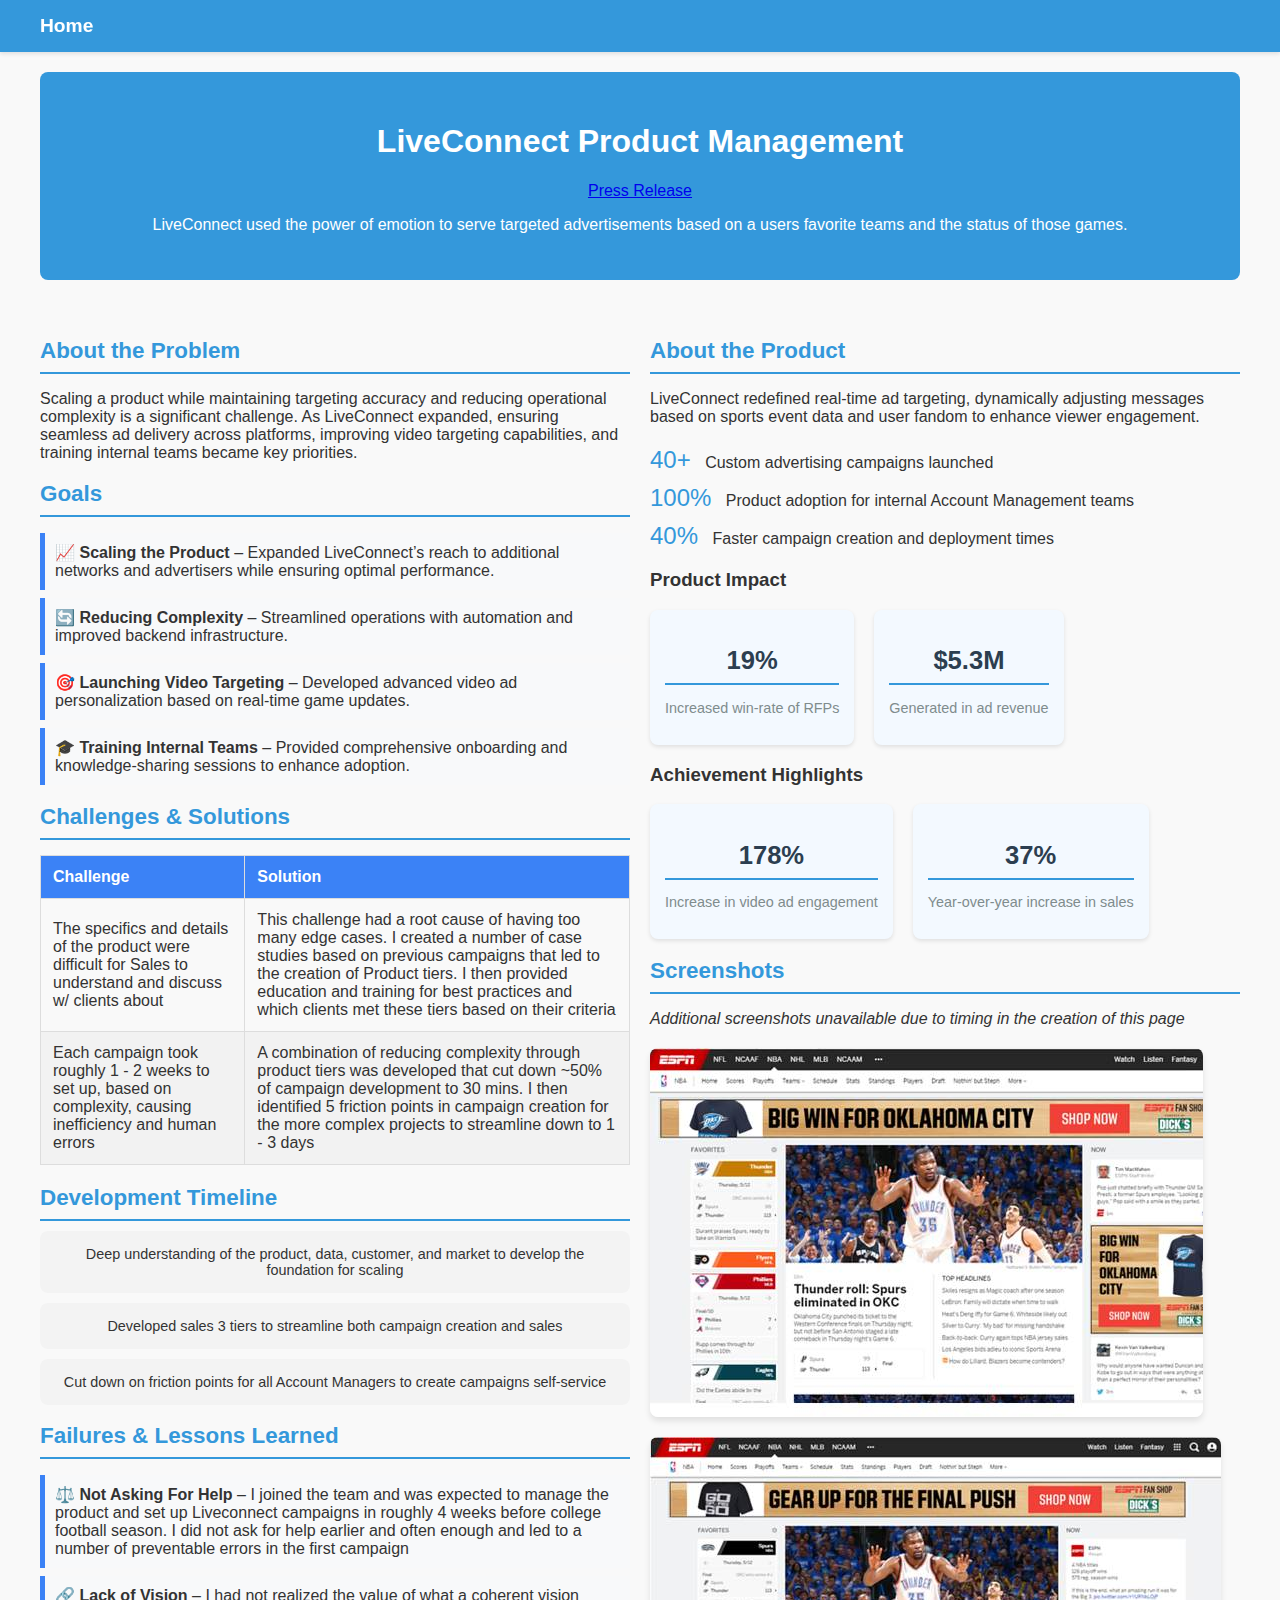
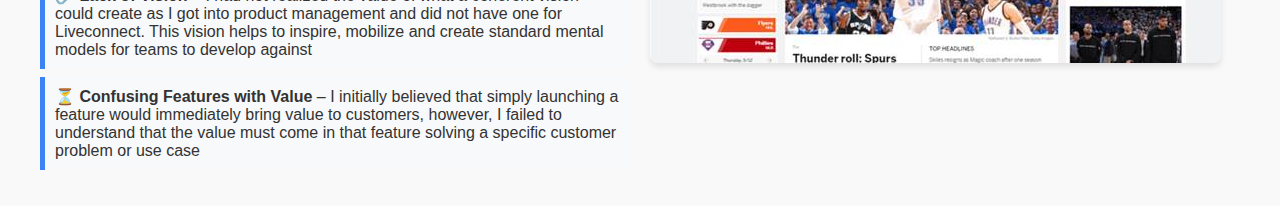
<file: templates/Liveconnect.html>
<!DOCTYPE html>
<html lang="en">
    <head>
        <meta charset="UTF-8">
        <meta name="viewport" content="width=device-width, initial-scale=1.0">
        <title>Portfolio</title>
        <link rel="stylesheet" href="/static/styles.css">
    </head>
<body>
    <nav class="navbar">
        <div class="nav-container">
            <a href="/" class="nav-logo">Home</a>

        </div>
    </nav>

    <div class="container">
        <header class="header">
            <h1>LiveConnect Product Management</h1>
            <a href="https://espnpressroom.com/us/press-releases/2016/05/liveconnect/" target="_blank">Press Release</a>
            <p>LiveConnect used the power of emotion to serve targeted advertisements based on a users favorite teams and the status of those games.</p>
        </header>

        <div class="content">
            <div class="left-section">
                <h2>About the Problem</h2>
                <p>Scaling a product while maintaining targeting accuracy and reducing operational complexity is a significant challenge. As LiveConnect expanded, ensuring seamless ad delivery across platforms, improving video targeting capabilities, and training internal teams became key priorities.</p>

                <h2>Goals</h2>
                <ul class="styled-list">
                    <li>📈 <strong>Scaling the Product</strong> – Expanded LiveConnect’s reach to additional networks and advertisers while ensuring optimal performance.</li>
                    <li>🔄 <strong>Reducing Complexity</strong> – Streamlined operations with automation and improved backend infrastructure.</li>
                    <li>🎯 <strong>Launching Video Targeting</strong> – Developed advanced video ad personalization based on real-time game updates.</li>
                    <li>🎓 <strong>Training Internal Teams</strong> – Provided comprehensive onboarding and knowledge-sharing sessions to enhance adoption.</li>
                </ul>

                <h2>Challenges & Solutions</h2>
                <table class="styled-table">
                    <thead>
                        <tr>
                            <th>Challenge</th>
                            <th>Solution</th>
                        </tr>
                    </thead>
                    <tbody>
                        <tr>
                            <td>The specifics and details of the product were difficult for Sales to understand and discuss w/ clients about</td>
                            <td>This challenge had a root cause of having too many edge cases. I created a number of case studies based on previous campaigns that led to the creation of Product tiers. I then provided education and training for best practices and which clients met these tiers based on their criteria</td>
                        </tr>
                        <tr>
                            <td>Each campaign took roughly 1 - 2 weeks to set up, based on complexity, causing inefficiency and human errors</td>
                            <td>A combination of reducing complexity through product tiers was developed that cut down ~50% of campaign development to 30 mins. I then identified 5 friction points in campaign creation for the more complex projects to streamline down to 1 - 3 days</td>
                        </tr>
                    </tbody>
                </table>
                
                <div class="process">
                    <h2>Development Timeline</h2>
                    <div class="steps">
                        <div class="step">Deep understanding of the product, data, customer, and market to develop the foundation for scaling</div>
                        <div class="step">Developed sales 3 tiers to streamline both campaign creation and sales</div>
                        <div class="step">Cut down on friction points for all Account Managers to create campaigns self-service</div>
                    </div>
                </div>

                <h2>Failures & Lessons Learned</h2>
                <ul class="styled-list">
                    <li>⚖️ <strong>Not Asking For Help</strong> – I joined the team and was expected to manage the product and set up Liveconnect campaigns in roughly 4 weeks before college football season. I did not ask for help earlier and often enough and led to a number of preventable errors in the first campaign</li>
                    <li>🔗 <strong>Lack of Vision</strong> – I had not realized the value of what a coherent vision could create as I got into product management and did not have one for Liveconnect. This vision helps to inspire, mobilize and create standard mental models for teams to develop against</li>
                    <li>⏳ <strong>Confusing Features with Value</strong> – I initially believed that simply launching a feature would immediately bring value to customers, however, I failed to understand that the value must come in that feature solving a specific customer problem or use case</li>
                </ul>

            </div>

            <div class="right-section">
                <h2>About the Product</h2>
                <p>LiveConnect redefined real-time ad targeting, dynamically adjusting messages based on sports event data and user fandom to enhance viewer engagement.</p>
                <div class="stats">
                    <div class="stat"><span>40+</span> Custom advertising campaigns launched</div>
                    <div class="stat"><span>100%</span> Product adoption for internal Account Management teams</div>
                    <div class="stat"><span>40%</span> Faster campaign creation and deployment times</div>
                </div>

                <h3>Product Impact</h3>
                <div class="achievements">
                    <div class="achievement">
                        <h2>19%</h2>
                        <p>Increased win-rate of RFPs</p>
                    </div>
                    <div class="achievement">
                        <h2>$5.3M</h2>
                        <p>Generated in ad revenue</p>
                    </div>
                </div>

                <h3>Achievement Highlights</h3>
                <div class="achievements">
                    <div class="achievement">
                        <h2>178%</h2>
                        <p>Increase in video ad engagement</p>
                    </div>
                    <div class="achievement">
                        <h2>37%</h2>
                        <p>Year-over-year increase in sales</p>
                    </div>
                </div>

                <h2>Screenshots</h2>
                <p><i>Additional screenshots unavailable due to timing in the creation of this page</i></p>
                <div class="screenshots">
                    <div class="screenshots-grid">
                        <img src="/static/liveconnect1.jpg" alt="Liveconnect1">
                        <img src="/static/liveconnect2.jpg" alt="Liveconnect2">
                    </div>
                </div>


            </div>
        </div>
    </div>
</body>
</html>
</file>
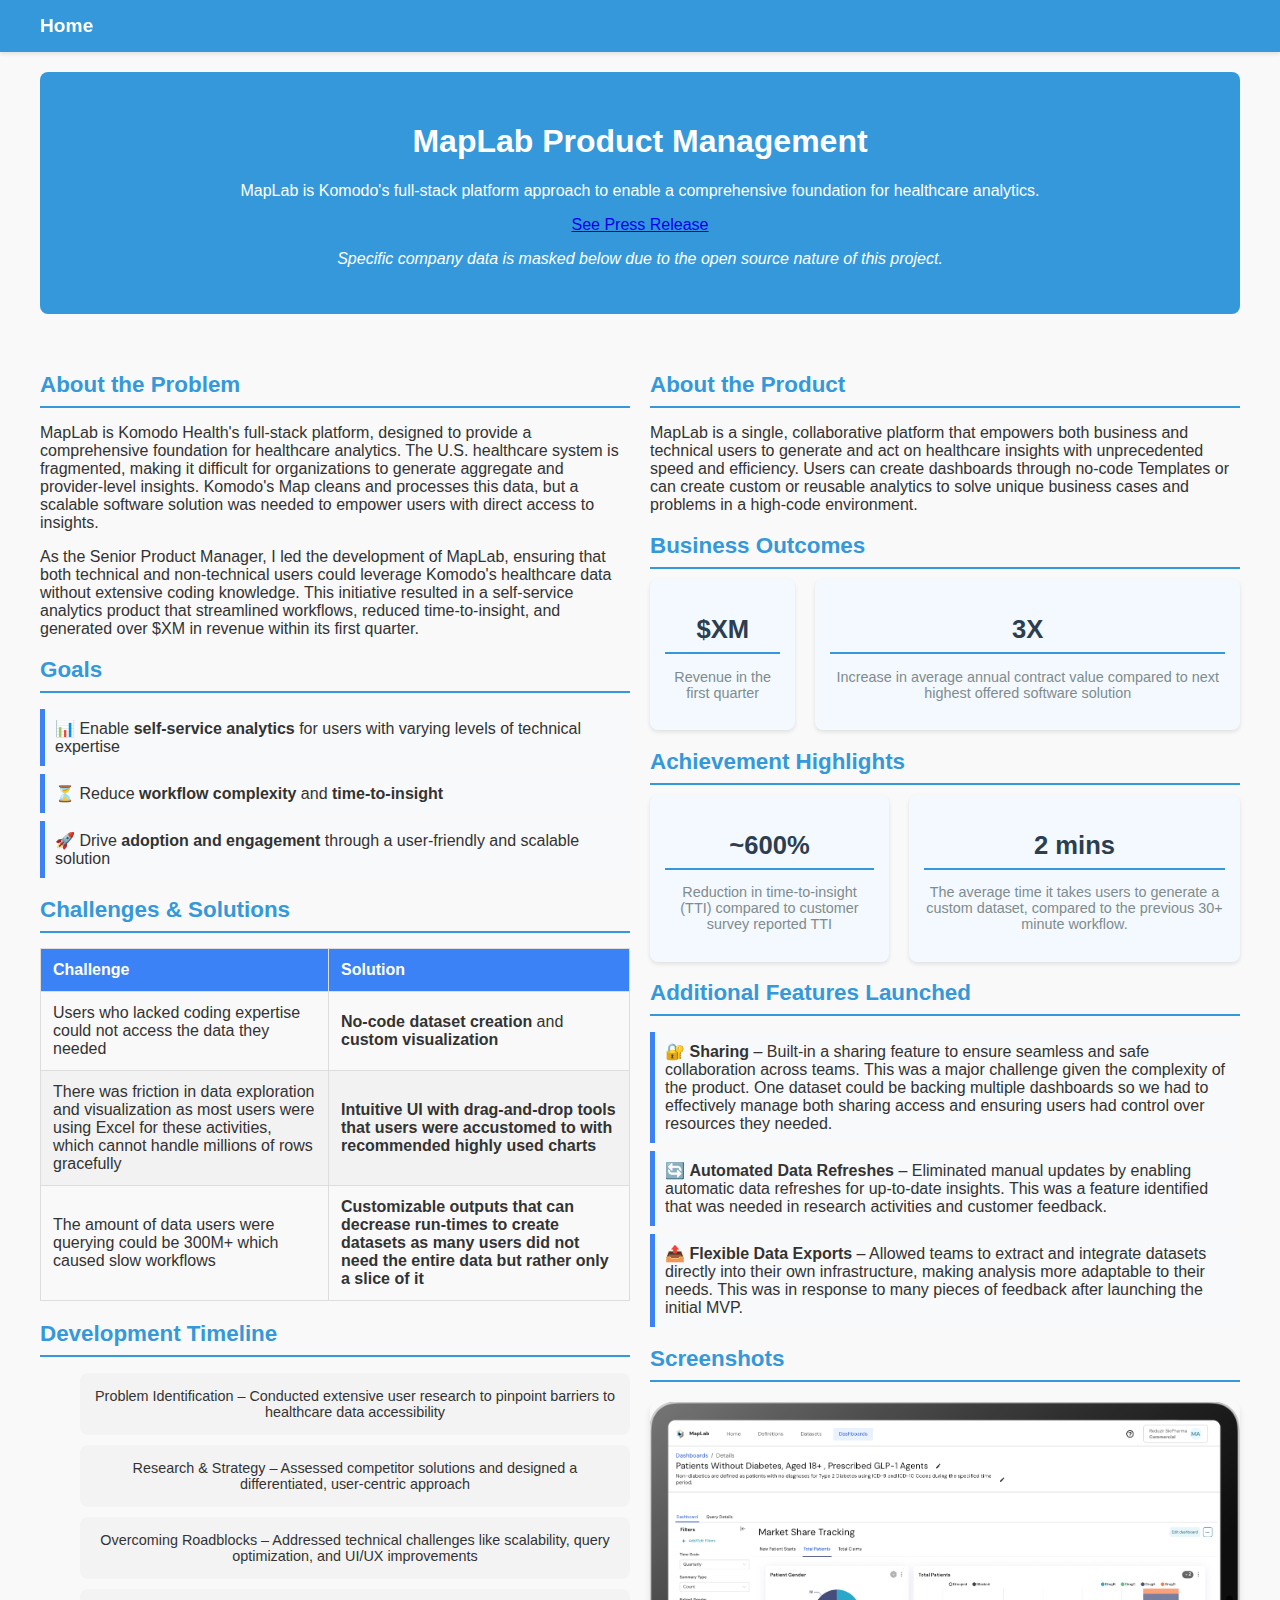
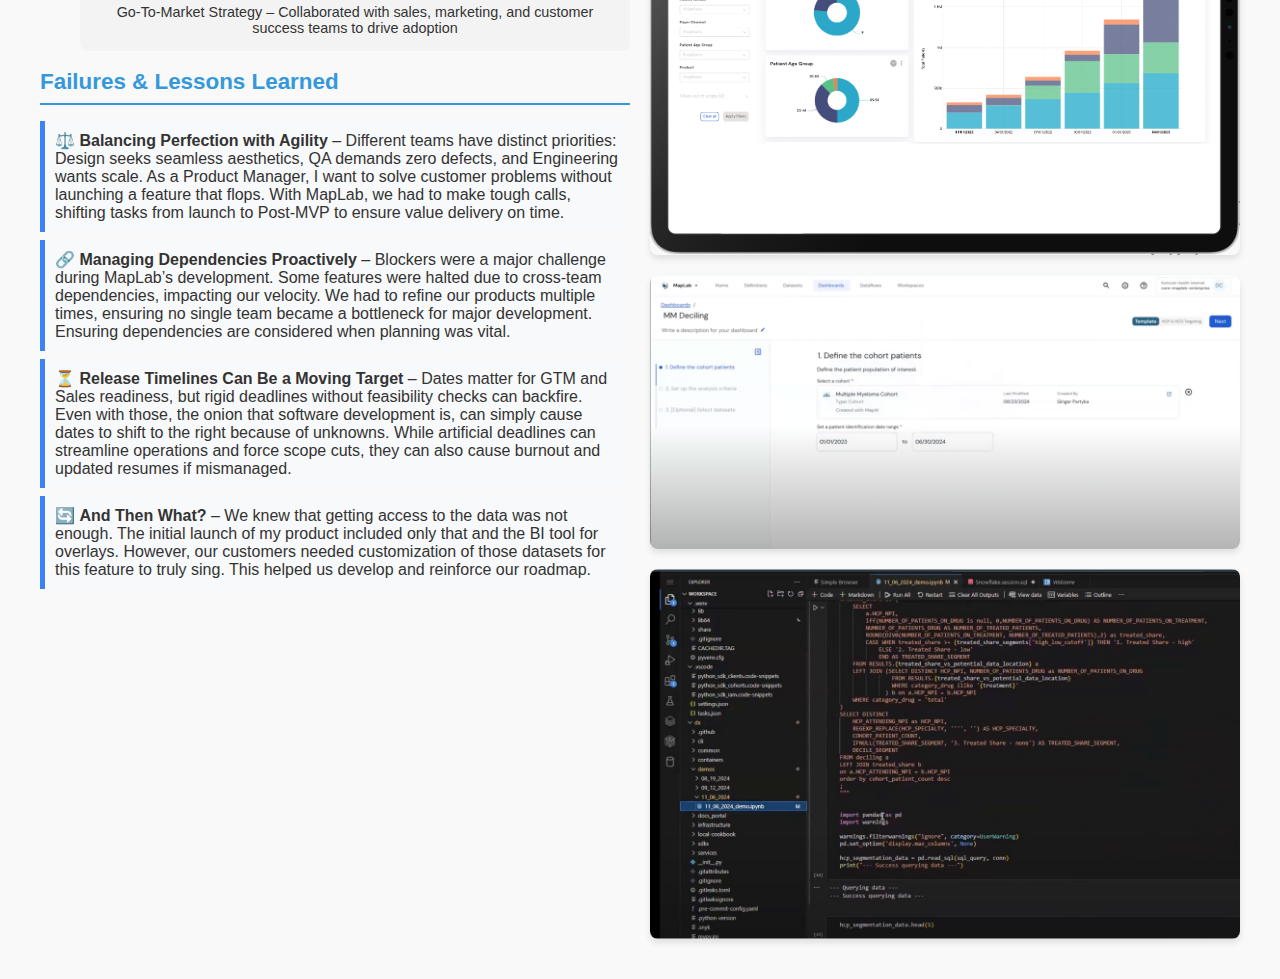
<file: templates/maplab.html>
<!DOCTYPE html>
<html lang="en">
    <head>
        <meta charset="UTF-8">
        <meta name="viewport" content="width=device-width, initial-scale=1.0">
        <title>Portfolio</title>
        <link rel="stylesheet" href="/static/styles.css">
    </head>
<body>
    <nav class="navbar">
        <div class="nav-container">
            <a href="/" class="nav-logo">Home</a>

        </div>
    </nav>

    <div class="container">
        <header class="header">
            <h1>MapLab Product Management</h1>
            <p>MapLab is Komodo's full-stack platform approach to enable a comprehensive foundation for healthcare analytics.</p>
            <a href="https://www.komodohealth.com/perspectives/new-gen-ai-assistant-empowers-the-enterprise/">See Press Release</a>
            <p><i>Specific company data is masked below due to the open source nature of this project.</i></p>

        </header>

        <div class="content">
            <div class="left-section">
                <h2>About the Problem</h2>
                <p>MapLab is Komodo Health's full-stack platform, designed to provide a comprehensive foundation for healthcare analytics. The U.S. healthcare system is fragmented, making it difficult for organizations to generate aggregate and provider-level insights. Komodo's Map cleans and processes this data, but a scalable software solution was needed to empower users with direct access to insights.</p>
                <p>As the Senior Product Manager, I led the development of MapLab, ensuring that both technical and non-technical users could leverage Komodo's healthcare data without extensive coding knowledge. This initiative resulted in a self-service analytics product that streamlined workflows, reduced time-to-insight, and generated over $XM in revenue within its first quarter.</p>

                <h2>Goals</h2>
                <ul class="styled-list">
                    <li>📊 Enable <strong>self-service analytics</strong> for users with varying levels of technical expertise</li>
                    <li>⏳ Reduce <strong>workflow complexity</strong> and <strong>time-to-insight</strong></li>
                    <li>🚀 Drive <strong>adoption and engagement</strong> through a user-friendly and scalable solution</li>
                </ul>                

                <h2>Challenges & Solutions</h2>
                <table class="styled-table">
                    <thead>
                        <tr>
                            <th>Challenge</th>
                            <th>Solution</th>
                        </tr>
                    </thead>
                    <tbody>
                        <tr>
                            <td>Users who lacked coding expertise could not access the data they needed</td>
                            <td><strong>No-code dataset creation</strong> and <strong>custom visualization</strong></td>
                        </tr>
                        <tr>
                            <td>There was friction in data exploration and visualization as most users were using Excel for these activities, which cannot handle millions of rows gracefully</td>
                            <td><strong>Intuitive UI with drag-and-drop tools that users were accustomed to with recommended highly used charts</strong></td>
                        </tr>
                        <tr>
                            <td>The amount of data users were querying could be 300M+ which caused slow workflows</td>
                            <td><strong>Customizable outputs that can decrease run-times to create datasets as many users did not need the entire data but rather only a slice of it</strong></td>
                        </tr>
                    </tbody>
                </table>

                <div class="process">
                    <h2>Development Timeline</h2>
                    <ul class="steps">
                        <div class = "step">Problem Identification – Conducted extensive user research to pinpoint barriers to healthcare data accessibility</div>
                        <div class = "step">Research & Strategy – Assessed competitor solutions and designed a differentiated, user-centric approach</div>
                        <div class = "step">Overcoming Roadblocks – Addressed technical challenges like scalability, query optimization, and UI/UX improvements</div>
                        <div class = "step">Go-To-Market Strategy – Collaborated with sales, marketing, and customer success teams to drive adoption</div>
                    </ul>
                </div>

                <h2>Failures & Lessons Learned</h2>
                <ul class="styled-list">
                    <li>⚖️ <strong>Balancing Perfection with Agility</strong> – Different teams have distinct priorities: Design seeks seamless aesthetics, QA demands zero defects, and Engineering wants scale. As a Product Manager, I want to solve customer problems without launching a feature that flops. With MapLab, we had to make tough calls, shifting tasks from launch to Post-MVP to ensure value delivery on time.</li>
                    <li>🔗 <strong>Managing Dependencies Proactively</strong> – Blockers were a major challenge during MapLab’s development. Some features were halted due to cross-team dependencies, impacting our velocity. We had to refine our products multiple times, ensuring no single team became a bottleneck for major development. Ensuring dependencies are considered when planning was vital.</li>
                    <li>⏳ <strong>Release Timelines Can Be a Moving Target</strong> – Dates matter for GTM and Sales readiness, but rigid deadlines without feasibility checks can backfire. Even with those, the onion that software development is, can simply cause dates to shift to the right because of unknowns. While artificial deadlines can streamline operations and force scope cuts, they can also cause burnout and updated resumes if mismanaged.</li>
                    <li>🔄 <strong>And Then What?</strong> – We knew that getting access to the data was not enough. The initial launch of my product included only that and the BI tool for overlays. However, our customers needed customization of those datasets for this feature to truly sing. This helped us develop and reinforce our roadmap.</li>
                </ul>

            </div>

            <div class="right-section">
                <h2>About the Product</h2>
                <p>MapLab is a single, collaborative platform that empowers both business and technical users to generate and act on healthcare insights with unprecedented speed and efficiency. Users can create dashboards through no-code Templates or can create custom or reusable analytics to solve unique business cases and problems in a high-code environment.</p>

                <h2>Business Outcomes</h2>
                <div class="achievements">
                    <div class="achievement">
                        <h2>$XM</h2>
                        <p>Revenue in the first quarter</p>
                    </div>
                    <div class="achievement">
                        <h2>3X</h2>
                        <p>Increase in average annual contract value compared to next highest offered software solution</p>
                    </div>
                </div>

                <h2>Achievement Highlights</h2>
                <div class="achievements">
                    <div class="achievement">
                        <h2>~600%</h2>
                        <p>Reduction in time-to-insight (TTI) compared to customer survey reported TTI</p>
                    </div>
                    <div class="achievement">
                        <h2>2 mins</h2>
                        <p>The average time it takes users to generate a custom dataset, compared to the previous 30+ minute workflow.</p>
                    </div>                    
                </div>

                <div class="additional-features">
                    <h2>Additional Features Launched</h2>
                    <ul class="styled-list">
                        <li>🔐 <strong>Sharing</strong> – Built-in a sharing feature to ensure seamless and safe collaboration across teams. This was a major challenge given the complexity of the product. One dataset could be backing multiple dashboards so we had to effectively manage both sharing access and ensuring users had control over resources they needed.</li>
                        <li>🔄 <strong>Automated Data Refreshes</strong> – Eliminated manual updates by enabling automatic data refreshes for up-to-date insights. This was a feature identified that was needed in research activities and customer feedback.</li>
                        <li>📤 <strong>Flexible Data Exports</strong> – Allowed teams to extract and integrate datasets directly into their own infrastructure, making analysis more adaptable to their needs. This was in response to many pieces of feedback after launching the initial MVP.</li>
                    </ul>
                </div>

                <h2>Screenshots</h2>

                <div class="screenshots">
                    <div class="screenshots-grid">
                        <img src="/static/maplab1.png" alt="MapLab Screenshot 1">
                        <img src="/static/maplab2.png" alt="MapLab Screenshot 2">
                        <img src="/static/maplab3.png" alt="MapLab Screenshot 3">
                    </div>
                </div>

            </div>
        </div>
    </div>
</body>
</html>
</file>
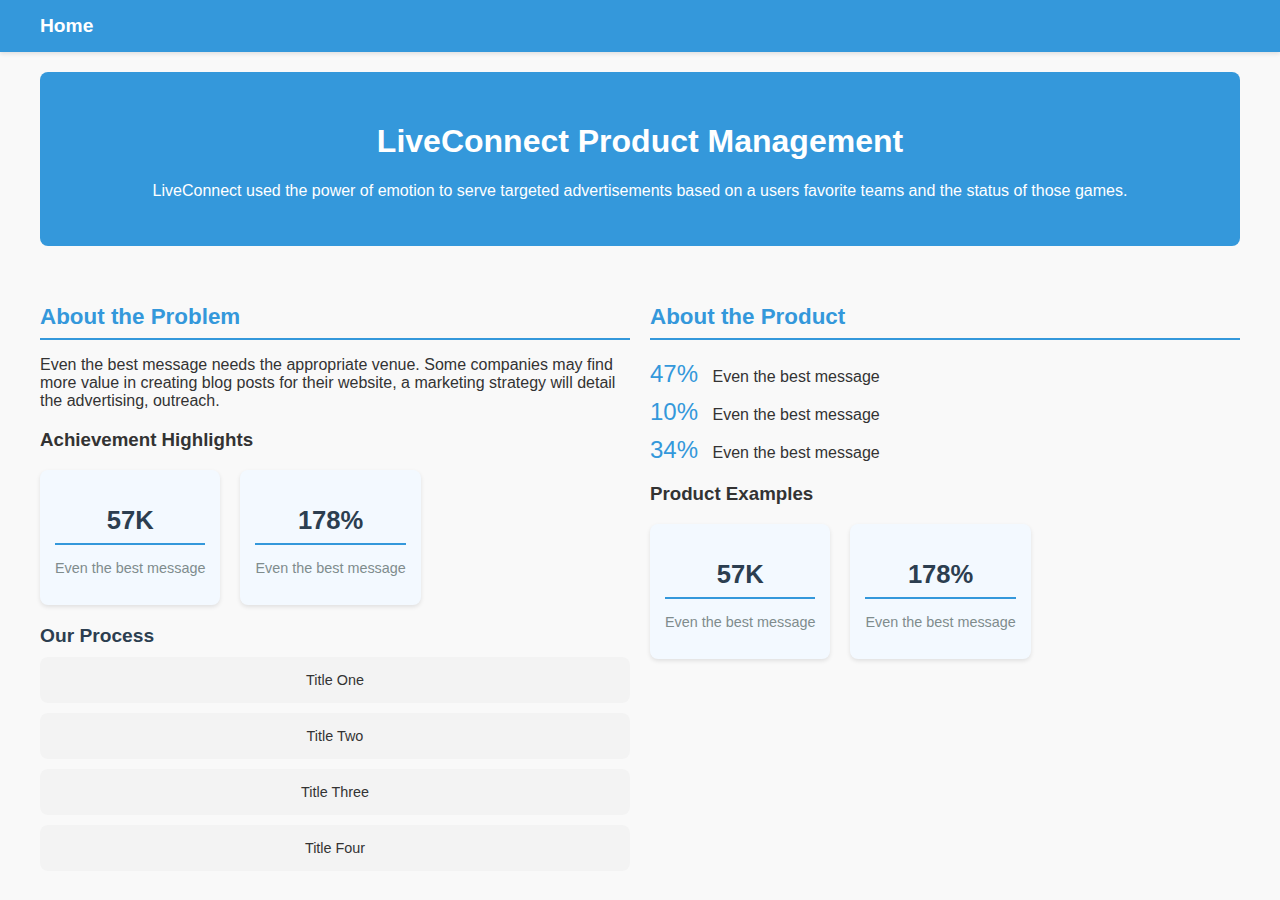
<file: templates/mba.html>
<!DOCTYPE html>
<html lang="en">
    <head>
        <meta charset="UTF-8">
        <meta name="viewport" content="width=device-width, initial-scale=1.0">
        <title>Portfolio</title>
        <link rel="stylesheet" href="/static/styles.css">
    </head>
<body>
    <nav class="navbar">
        <div class="nav-container">
            <a href="http://127.0.0.1:5000/" class="nav-logo">Home</a>

        </div>
    </nav>

    <div class="container">
        <header class="header">
            <h1>LiveConnect Product Management</h1>
            <p>LiveConnect used the power of emotion to serve targeted advertisements based on a users favorite teams and the status of those games.</p>
        </header>

        <div class="content">
            <div class="left-section">
                <h2>About the Problem</h2>
                <p>Even the best message needs the appropriate venue. Some companies may find more value in creating blog posts for their website, a marketing strategy will detail the advertising, outreach.</p>

                <h3>Achievement Highlights</h3>
                <div class="achievements">
                    <div class="achievement">
                        <h2>57K</h2>
                        <p>Even the best message</p>
                    </div>
                    <div class="achievement">
                        <h2>178%</h2>
                        <p>Even the best message</p>
                    </div>
                </div>

                <div class="process">
                    <h3>Our Process</h3>
                    <div class="steps">
                        <div class="step">Title One</div>
                        <div class="step">Title Two</div>
                        <div class="step">Title Three</div>
                        <div class="step">Title Four</div>
                    </div>
                </div>
            </div>

            <div class="right-section">
                <h2>About the Product</h2>
                <div class="stats">
                    <div class="stat"><span>47%</span> Even the best message</div>
                    <div class="stat"><span>10%</span> Even the best message</div>
                    <div class="stat"><span>34%</span> Even the best message</div>
                </div>

                <h3>Product Examples</h3>
                <div class="achievements">
                    <div class="achievement">
                        <h2>57K</h2>
                        <p>Even the best message</p>
                    </div>
                    <div class="achievement">
                        <h2>178%</h2>
                        <p>Even the best message</p>
                    </div>
                </div>
            </div>
        </div>
    </div>
</body>
</html>
</file>
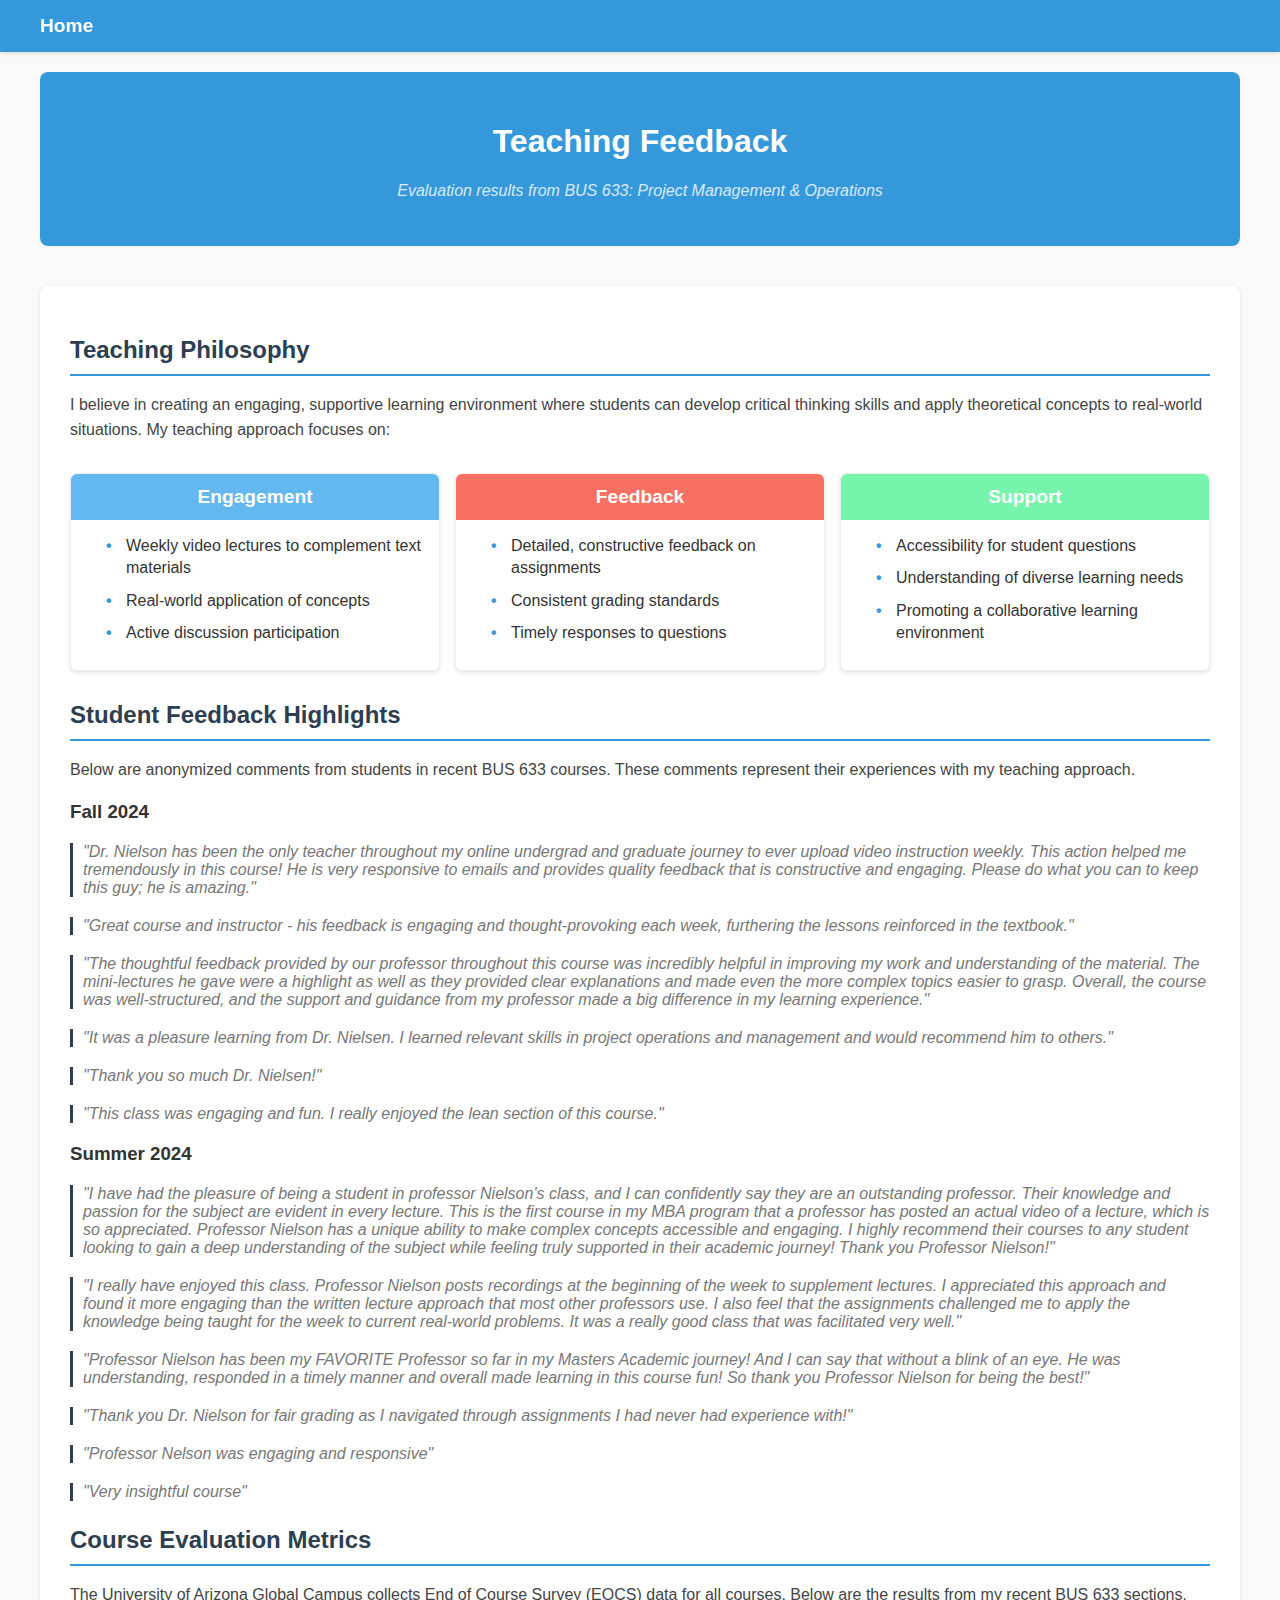
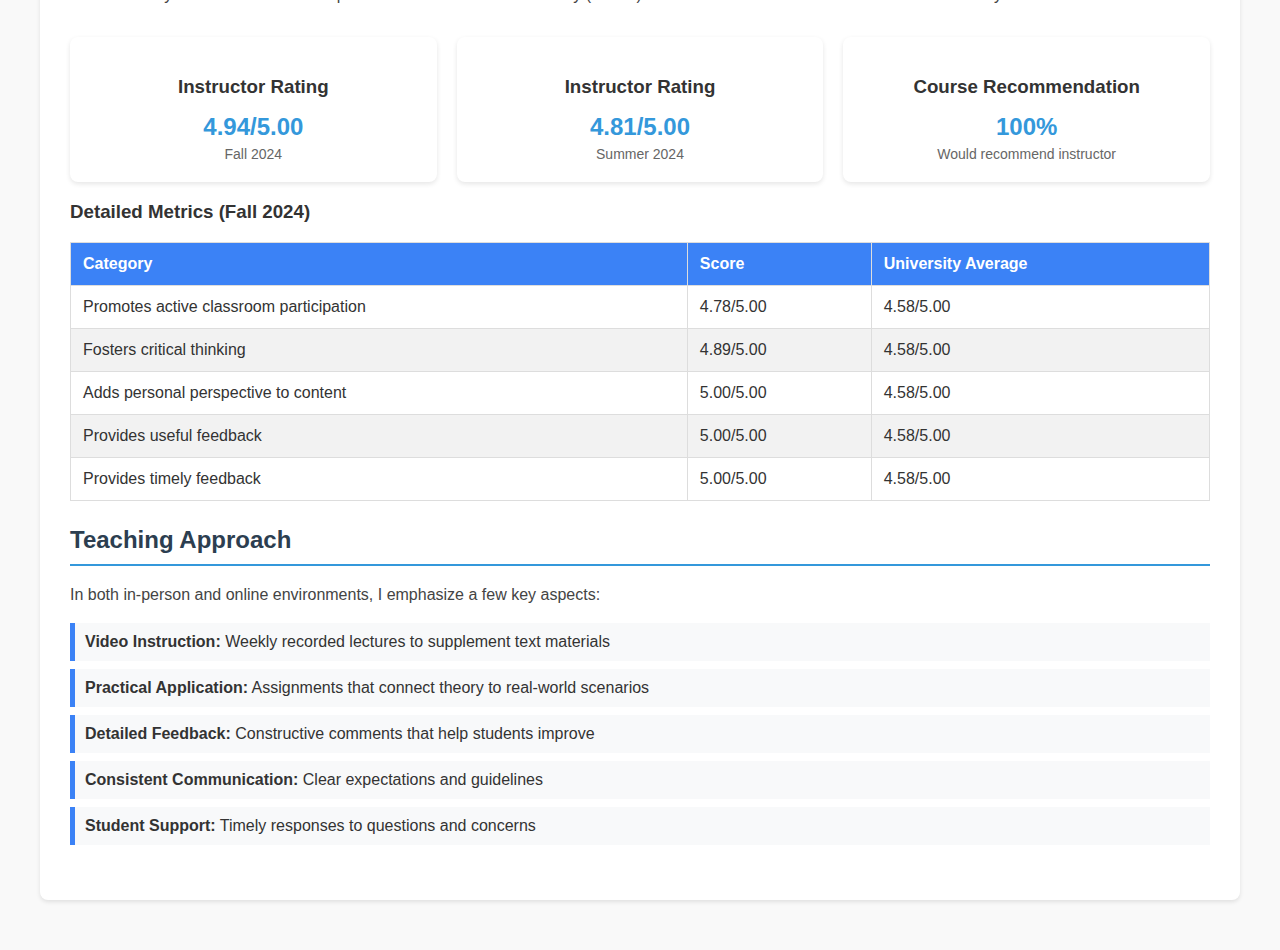
<file: templates/teaching_feedback.html>
<!DOCTYPE html>
<html lang="en">
<head>
    <meta charset="UTF-8">
    <meta name="viewport" content="width=device-width, initial-scale=1.0">
    <title>Teaching Feedback</title>
    <link rel="stylesheet" href="/static/styles.css">
</head>
<!-- Google tag (gtag.js) -->
<script async src="https://www.googletagmanager.com/gtag/js?id=G-C7M0GTCBJX"></script>
<script>
  window.dataLayer = window.dataLayer || [];
  function gtag(){dataLayer.push(arguments);}
  gtag('js', new Date());

  gtag('config', 'G-C7M0GTCBJX');
</script>
<body>
    <nav class="navbar">
        <div class="nav-container">
            <a href="/" class="nav-logo">Home</a>
        </div>
    </nav>

    <div class="container">
        <header class="header">
            <h1>Teaching Feedback</h1>
            <p class="tagline">Evaluation results from BUS 633: Project Management & Operations</p>
        </header>

        <div class="project-journey">
            <div class="journey-section">
                <h2>Teaching Philosophy</h2>
                <p>I believe in creating an engaging, supportive learning environment where students can develop critical thinking skills and apply theoretical concepts to real-world situations. My teaching approach focuses on:</p>
                
                <div class="journey-grid">
                    <div class="journey-card">
                        <h3>Engagement</h3>
                        <ul>
                            <li>Weekly video lectures to complement text materials</li>
                            <li>Real-world application of concepts</li>
                            <li>Active discussion participation</li>
                        </ul>
                    </div>
                    <div class="journey-card">
                        <h3>Feedback</h3>
                        <ul>
                            <li>Detailed, constructive feedback on assignments</li>
                            <li>Consistent grading standards</li>
                            <li>Timely responses to questions</li>
                        </ul>
                    </div>
                    <div class="journey-card">
                        <h3>Support</h3>
                        <ul>
                            <li>Accessibility for student questions</li>
                            <li>Understanding of diverse learning needs</li>
                            <li>Promoting a collaborative learning environment</li>
                        </ul>
                    </div>
                </div>
            </div>

            <div class="journey-section">
                <h2>Student Feedback Highlights</h2>
                <p>Below are anonymized comments from students in recent BUS 633 courses. These comments represent their experiences with my teaching approach.</p>

                <h3>Fall 2024</h3>
                
                <div class="quote">
                    "Dr. Nielson has been the only teacher throughout my online undergrad and graduate journey to ever upload video instruction weekly. This action helped me tremendously in this course! He is very responsive to emails and provides quality feedback that is constructive and engaging. Please do what you can to keep this guy; he is amazing."
                </div>
                
                <div class="quote">
                    "Great course and instructor - his feedback is engaging and thought-provoking each week, furthering the lessons reinforced in the textbook."
                </div>
                
                <div class="quote">
                    "The thoughtful feedback provided by our professor throughout this course was incredibly helpful in improving my work and understanding of the material. The mini-lectures he gave were a highlight as well as they provided clear explanations and made even the more complex topics easier to grasp. Overall, the course was well-structured, and the support and guidance from my professor made a big difference in my learning experience."
                </div>

                <div class="quote">
                    "It was a pleasure learning from Dr. Nielsen. I learned relevant skills in project operations and management and would recommend him to others."
                </div>

                <div class="quote">
                    "Thank you so much Dr. Nielsen!"
                </div>

                <div class="quote">
                    "This class was engaging and fun. I really enjoyed the lean section of this course."
                </div>

                <h3>Summer 2024</h3>
                
                <div class="quote">
                    "I have had the pleasure of being a student in professor Nielson's class, and I can confidently say they are an outstanding professor. Their knowledge and passion for the subject are evident in every lecture. This is the first course in my MBA program that a professor has posted an actual video of a lecture, which is so appreciated. Professor Nielson has a unique ability to make complex concepts accessible and engaging. I highly recommend their courses to any student looking to gain a deep understanding of the subject while feeling truly supported in their academic journey! Thank you Professor Nielson!"
                </div>
                
                <div class="quote">
                    "I really have enjoyed this class. Professor Nielson posts recordings at the beginning of the week to supplement lectures. I appreciated this approach and found it more engaging than the written lecture approach that most other professors use. I also feel that the assignments challenged me to apply the knowledge being taught for the week to current real-world problems. It was a really good class that was facilitated very well."
                </div>

                <div class="quote">
                    "Professor Nielson has been my FAVORITE Professor so far in my Masters Academic journey! And I can say that without a blink of an eye. He was understanding, responded in a timely manner and overall made learning in this course fun! So thank you Professor Nielson for being the best!"
                </div>

                <div class="quote">
                    "Thank you Dr. Nielson for fair grading as I navigated through assignments I had never had experience with!"
                </div>

                <div class="quote">
                    "Professor Nelson was engaging and responsive"
                </div>

                <div class="quote">
                    "Very insightful course"
                </div>
            </div>

            <div class="journey-section">
                <h2>Course Evaluation Metrics</h2>
                <p>The University of Arizona Global Campus collects End of Course Survey (EOCS) data for all courses. Below are the results from my recent BUS 633 sections.</p>
                
                <div class="metrics-grid">
                    <div class="metric-card">
                        <h3>Instructor Rating</h3>
                        <div class="metric-value">4.94/5.00</div>
                        <div class="metric-label">Fall 2024</div>
                    </div>
                    <div class="metric-card">
                        <h3>Instructor Rating</h3>
                        <div class="metric-value">4.81/5.00</div>
                        <div class="metric-label">Summer 2024</div>
                    </div>
                    <div class="metric-card">
                        <h3>Course Recommendation</h3>
                        <div class="metric-value">100%</div>
                        <div class="metric-label">Would recommend instructor</div>
                    </div>
                </div>

                <h3>Detailed Metrics (Fall 2024)</h3>
                <table class="styled-table">
                    <thead>
                        <tr>
                            <th>Category</th>
                            <th>Score</th>
                            <th>University Average</th>
                        </tr>
                    </thead>
                    <tbody>
                        <tr>
                            <td>Promotes active classroom participation</td>
                            <td>4.78/5.00</td>
                            <td>4.58/5.00</td>
                        </tr>
                        <tr>
                            <td>Fosters critical thinking</td>
                            <td>4.89/5.00</td>
                            <td>4.58/5.00</td>
                        </tr>
                        <tr>
                            <td>Adds personal perspective to content</td>
                            <td>5.00/5.00</td>
                            <td>4.58/5.00</td>
                        </tr>
                        <tr>
                            <td>Provides useful feedback</td>
                            <td>5.00/5.00</td>
                            <td>4.58/5.00</td>
                        </tr>
                        <tr>
                            <td>Provides timely feedback</td>
                            <td>5.00/5.00</td>
                            <td>4.58/5.00</td>
                        </tr>
                    </tbody>
                </table>
            </div>

            <div class="journey-section">
                <h2>Teaching Approach</h2>
                <p>In both in-person and online environments, I emphasize a few key aspects:</p>
                
                <ul class="styled-list">
                    <li><strong>Video Instruction:</strong> Weekly recorded lectures to supplement text materials</li>
                    <li><strong>Practical Application:</strong> Assignments that connect theory to real-world scenarios</li>
                    <li><strong>Detailed Feedback:</strong> Constructive comments that help students improve</li>
                    <li><strong>Consistent Communication:</strong> Clear expectations and guidelines</li>
                    <li><strong>Student Support:</strong> Timely responses to questions and concerns</li>
                </ul>
            </div>
        </div>
    </div>
</body>
</html>
</file>
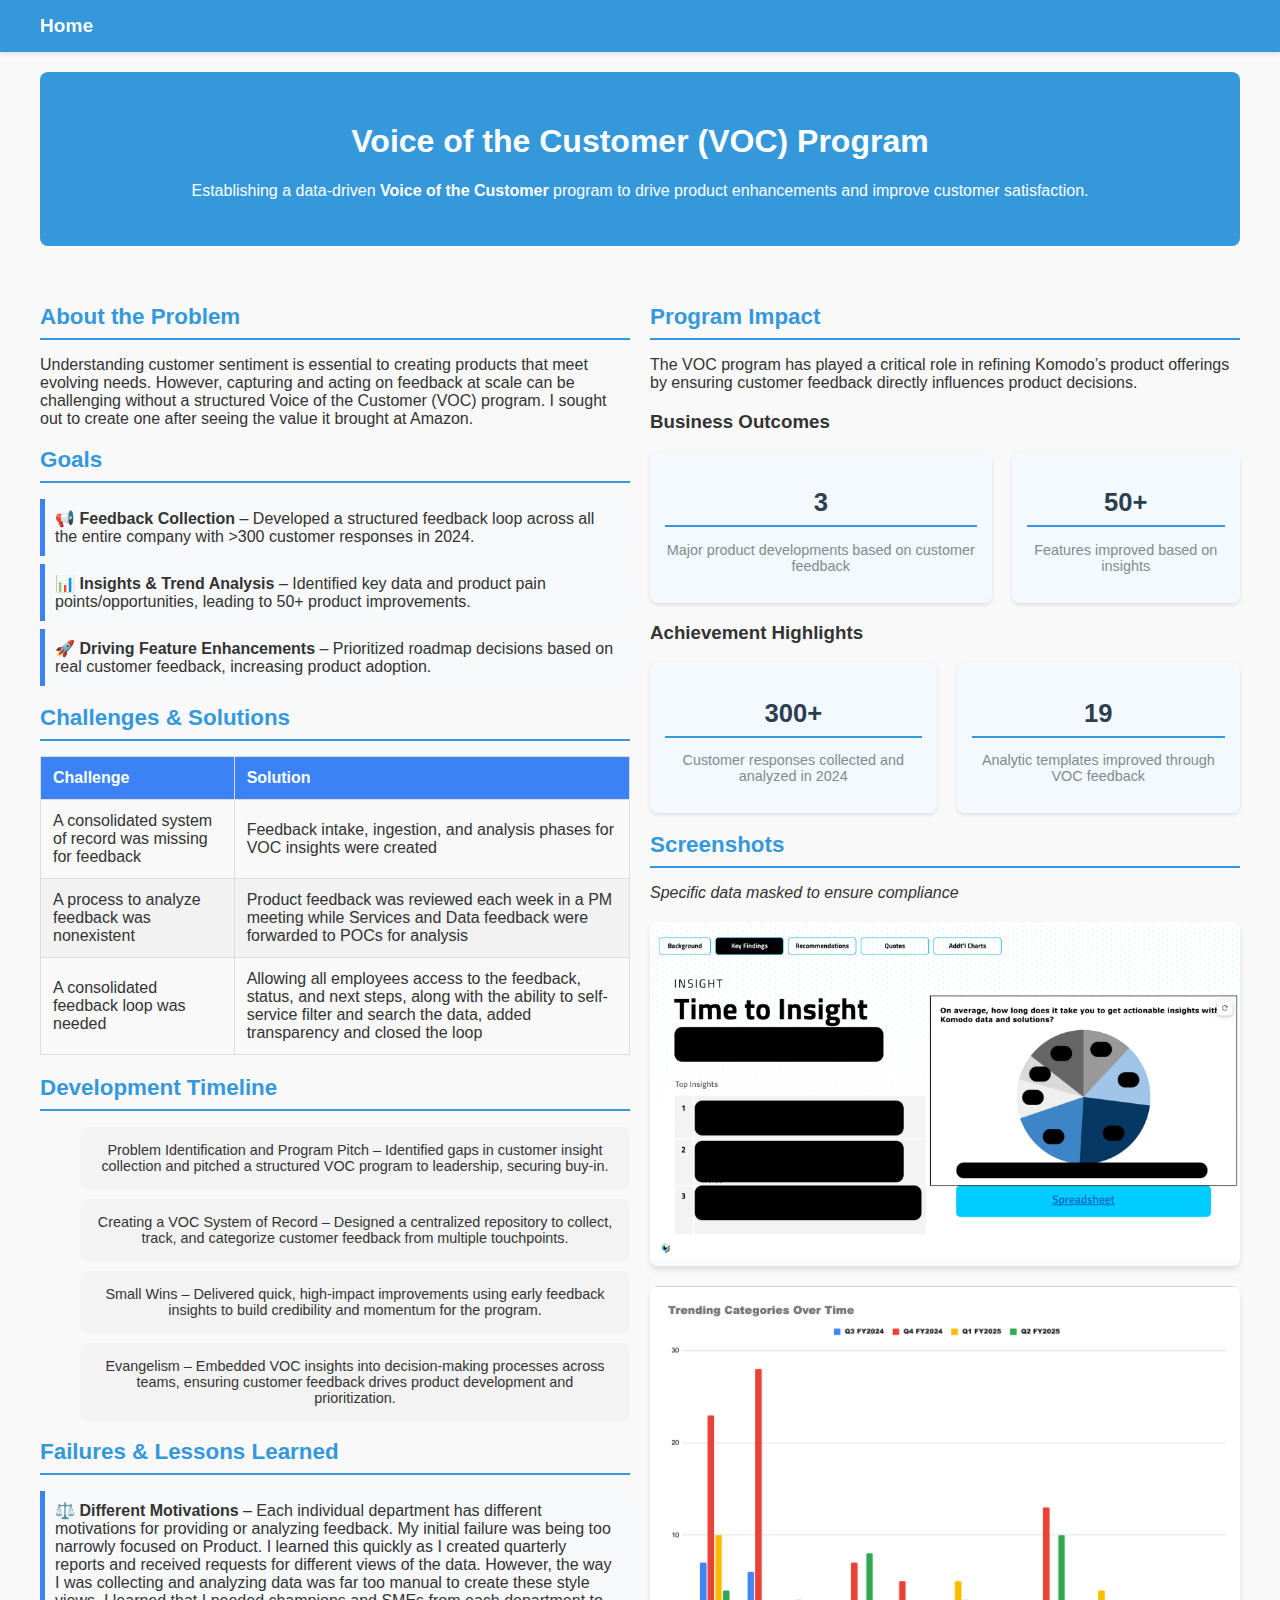
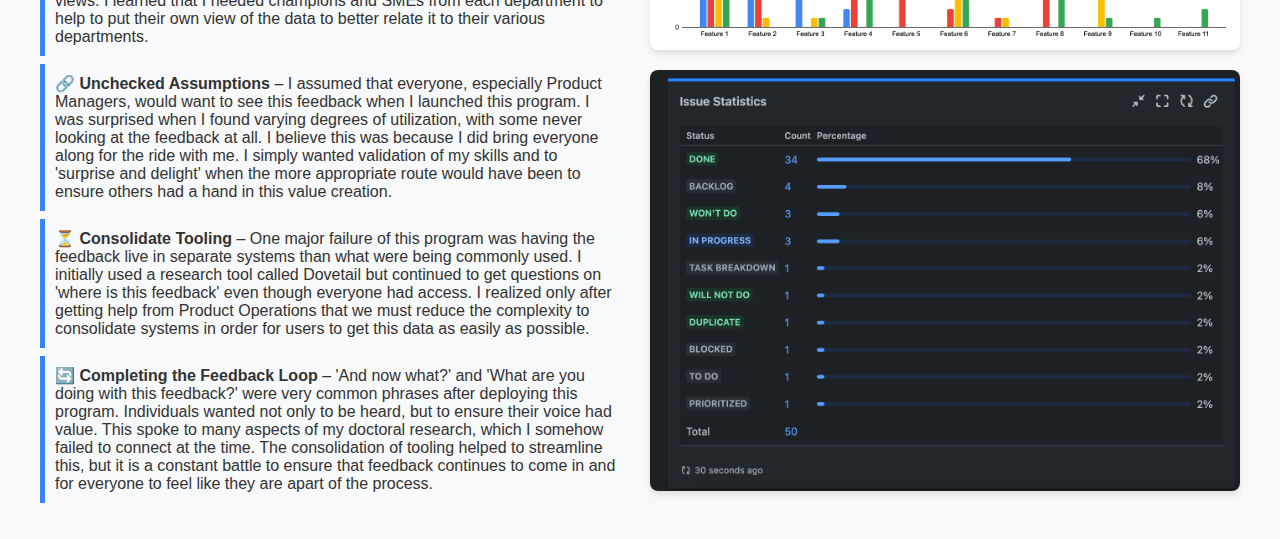
<file: templates/voc.html>
<!DOCTYPE html>
<html lang="en">
    <head>
        <meta charset="UTF-8">
        <meta name="viewport" content="width=device-width, initial-scale=1.0">
        <title>Portfolio</title>
        <link rel="stylesheet" href="/static/styles.css">
    </head>
<body>
    <nav class="navbar">
        <div class="nav-container">
            <a href="/" class="nav-logo">Home</a>
        </div>
    </nav>

    <div class="container">
        <header class="header">
            <h1>Voice of the Customer (VOC) Program</h1>
            <p>Establishing a data-driven <strong>Voice of the Customer</strong> program to drive product enhancements and improve customer satisfaction.</p>
        </header>

        <div class="content">
            <div class="left-section">
                <h2>About the Problem</h2>
                <p>Understanding customer sentiment is essential to creating products that meet evolving needs. However, capturing and acting on feedback at scale can be challenging without a structured Voice of the Customer (VOC) program. I sought out to create one after seeing the value it brought at Amazon.</p>

                <h2>Goals</h2>
                <ul class="styled-list">
                    <li>📢 <strong>Feedback Collection</strong> – Developed a structured feedback loop across all the entire company with >300 customer responses in 2024.</li>
                    <li>📊 <strong>Insights & Trend Analysis</strong> – Identified key data and product pain points/opportunities, leading to 50+ product improvements.</li>
                    <li>🚀 <strong>Driving Feature Enhancements</strong> – Prioritized roadmap decisions based on real customer feedback, increasing product adoption.</li>
                </ul>

                <h2>Challenges & Solutions</h2>
                <table class="styled-table">
                    <thead>
                        <tr>
                            <th>Challenge</th>
                            <th>Solution</th>
                        </tr>
                    </thead>
                    <tbody>
                        <tr>
                            <td>A consolidated system of record was missing for feedback</td>
                            <td>Feedback intake, ingestion, and analysis phases for VOC insights were created</td>
                        </tr>
                        <tr>
                            <td>A process to analyze feedback was nonexistent</td>
                            <td>Product feedback was reviewed each week in a PM meeting while Services and Data feedback were forwarded to POCs for analysis</td>
                        </tr>
                        <tr>
                            <td>A consolidated feedback loop was needed</td>
                            <td>Allowing all employees access to the feedback, status, and next steps, along with the ability to self-service filter and search the data, added transparency and closed the loop</td>
                        </tr>
                    </tbody>
                </table>

                <div class="process">
                    <h2>Development Timeline</h2>
                    <ul class="steps">
                        <div class = "step">Problem Identification and Program Pitch – Identified gaps in customer insight collection and pitched a structured VOC program to leadership, securing buy-in.</div>
                        <div class = "step">Creating a VOC System of Record – Designed a centralized repository to collect, track, and categorize customer feedback from multiple touchpoints.</div>
                        <div class = "step">Small Wins – Delivered quick, high-impact improvements using early feedback insights to build credibility and momentum for the program.</div>
                        <div class = "step">Evangelism – Embedded VOC insights into decision-making processes across teams, ensuring customer feedback drives product development and prioritization.</div>
                    </ul>
                </div>

                <h2>Failures & Lessons Learned</h2>
                <ul class="styled-list">
                    <li>⚖️ <strong>Different Motivations</strong> – Each individual department has different motivations for providing or analyzing feedback. My initial failure was being too narrowly focused on Product. I learned this quickly as I created quarterly reports and received requests for different views of the data. However, the way I was collecting and analyzing data was far too manual to create these style views. I learned that I needed champions and SMEs from each department to help to put their own view of the data to better relate it to their various departments.</li>
                    <li>🔗 <strong>Unchecked Assumptions</strong> – I assumed that everyone, especially Product Managers, would want to see this feedback when I launched this program. I was surprised when I found varying degrees of utilization, with some never looking at the feedback at all. I believe this was because I did bring everyone along for the ride with me. I simply wanted validation of my skills and to 'surprise and delight' when the more appropriate route would have been to ensure others had a hand in this value creation.</li>
                    <li>⏳ <strong>Consolidate Tooling</strong> – One major failure of this program was having the feedback live in separate systems than what were being commonly used. I initially used a research tool called Dovetail but continued to get questions on 'where is this feedback' even though everyone had access. I realized only after getting help from Product Operations that we must reduce the complexity to consolidate systems in order for users to get this data as easily as possible.</li>
                    <li>🔄 <strong>Completing the Feedback Loop</strong> – 'And now what?' and 'What are you doing with this feedback?' were very common phrases after deploying this program. Individuals wanted not only to be heard, but to ensure their voice had value. This spoke to many aspects of my doctoral research, which I somehow failed to connect at the time. The consolidation of tooling helped to streamline this, but it is a constant battle to ensure that feedback continues to come in and for everyone to feel like they are apart of the process.</li>
                </ul>

            </div>

            <div class="right-section">
                <h2>Program Impact</h2>
                <p>The VOC program has played a critical role in refining Komodo’s product offerings by ensuring customer feedback directly influences product decisions.</p>

                <h3>Business Outcomes</h3>
                <div class="achievements">
                    <div class="achievement">
                        <h2>3</h2>
                        <p>Major product developments based on customer feedback</p>
                    </div>
                    <div class="achievement">
                        <h2>50+</h2>
                        <p>Features improved based on insights</p>
                    </div>
                </div>

                <h3>Achievement Highlights</h3>
                <div class="achievements">
                    <div class="achievement">
                        <h2>300+</h2>
                        <p>Customer responses collected and analyzed in 2024</p>
                    </div>
                    <div class="achievement">
                        <h2>19</h2>
                        <p>Analytic templates improved through VOC feedback</p>
                    </div>
                </div>
                
                <h2>Screenshots</h2>
                <p><i>Specific data masked to ensure compliance</i></p>
                <div class="screenshots">
                    <div class="screenshots-grid">
                        <img src="/static/voc3.png" alt="voc Screenshot 1">
                        <img src="/static/voc2.png" alt="voc Screenshot 2">
                        <img src="/static/voc1.png" alt="voc Screenshot 3">
                    </div>
                </div>


            </div>
        </div>
    </div>
</body>
</html>
</file>
<file: static/styles.css>
:root {
    --primary-color: #3498db;
    --secondary-color: #2c3e50;
    --background-color: #f9f9f9;
    --box-shadow: 0 4px 6px rgba(0,0,0,0.1);
    --border-radius: 8px;
    --transition: all 0.3s ease;
}

body {
    font-family: Arial, sans-serif;
    margin: 0;
    background-color: var(--background-color);
    color: #333;
}

header {
    background-color: #5fa6f7;
    color: white;
    padding: 20px;
    text-align: center;
}

.portfolio h1 {
    grid-column: 1 / -1; /* Span the entire width of the grid */
    font-size: 2rem; /* Adjust font size */
    margin-bottom: 20px; /* Space below the heading */
    color: var(--secondary-color); /* Use your theme's secondary color */
    border-bottom: 2px solid var(--primary-color); /* Add a border */
    padding-bottom: 10px; /* Add some padding below the text */
    text-align: center; /* Ensure the heading is centered */
}

.timeline h1 {
    grid-column: 1 / -1; /* Span the entire width of the grid */
    font-size: 2rem; /* Adjust font size */
    margin-bottom: 20px; /* Space below the heading */
    color: var(--secondary-color); /* Use your theme's secondary color */
    border-bottom: 2px solid var(--primary-color); /* Add a border */
    padding-bottom: 10px; /* Add some padding below the text */
    text-align: center; /* Ensure the heading is centered */
}

.timeline {
    position: relative;
    margin: 20px auto;
    padding: 20px;
    border-radius: 8px;
    box-shadow: var(--box-shadow);
}

.timeline::before {
    content: '';
    position: absolute;
    top: 0;
    bottom: 0;
    left: 50%;
    width: 2px;
    background: #ccc;
    z-index: 1;
}

.timeline-item {
    position: relative;
    padding: 20px 40px;
    width: 50%;
    box-sizing: border-box;
}

.timeline-item:nth-child(odd) {
    left: 0;
    text-align: right;
    padding-right: 20px;
}

.timeline-item:nth-child(even) {
    left: 50%;
    text-align: left;
    padding-left: 20px;
}

.timeline-item::before {
    content: '';
    position: absolute;
    top: 24px;
    width: 15px;
    height: 15px;
    background: var(--primary-color);
    border-radius: 50%;
    border: 2px solid #fff;
    z-index: 2;
}

.timeline-item:nth-child(odd)::before {
    right: -8px;
}

.timeline-item:nth-child(even)::before {
    left: -8px;
}

.timeline-item h3 {
    margin: 0 0 10px;
    font-size: 1.2rem;
    color: var(--secondary-color);
}

.timeline-item span {
    display: inline-block;
    margin-bottom: 10px;
    font-weight: bold;
    color: #7f8c8d;
}

.timeline-item p {
    margin: 5px 0;
    font-size: 0.95rem;
    line-height: 1.5;
}
.tagline {
    font-style: italic;
    opacity: 0.8;
}

main {
    display: flex;
    flex-direction: column;
    gap: 2rem;
}

section {
    background-color: white;
    border-radius: var(--border-radius);
    padding: 2rem;
    box-shadow: var(--box-shadow);
}

h2 {
    color: var(--secondary-color);
    border-bottom: 2px solid var(--primary-color);
    padding-bottom: 0.5rem;
    margin-bottom: 1rem;
}

.info {
    background-color: #e8f4f8;
    border-left: 4px solid var(--primary-color);
    padding: 0.5rem 1rem;
    margin-bottom: 1rem;
    font-size: 0.9rem;
    border-radius: 0 var(--border-radius) var(--border-radius) 0;
}

form {
    margin-bottom: 1rem;
}
.color-changer {
    margin: 20px;
    padding: 10px;
    border: 1px solid #ddd;
    border-radius: 5px;
    background-color: #f9f9f9;
}

#colorSuggestions button {
    display: inline-block;
    margin: 5px;
    padding: 10px;
    font-size: 14px;
    cursor: pointer;
    border-radius: 5px;
}

.profile-banner {
    background: url('banner.jpg') no-repeat center center/cover;
    height: 200px;
    position: relative;
}

.profile-info {
    text-align: center;
}

.profile-info img {
    width: 100px;
    height: 100px;
    border-radius: 50%;
    border: 3px solid white;
    padding-top: 10px
}

.profile-info h1 {
    margin: 10px 0 5px;
    font-size: 1.5em;
}

.profile-info p {
    margin: 0;
}

.color-changer {
    text-align: center;
}

.color-changer input {
    font-size: 1em;
}

.color-changer button {
    padding: 10px 20px;
    font-size: 1em;
    background-color: #222;
    color: white;
    border: none;
    border-radius: 5px;
    cursor: pointer;
}

.color-changer button:hover {
    background-color: #555;
}

.portfolio {
    display: grid;
    grid-template-columns: repeat(auto-fit, minmax(200px, 1fr)); /* Responsive columns */
    gap: 20px;
    justify-content: center;
    padding: 20px;
    margin: 0 auto;
    max-width: 1200px;
    text-align: center; /* Center text inside items */
}

.portfolio-item {
    display: flex;
    flex-direction: column;
    align-items: center;
    justify-content: space-between; /* Space out content vertically */
    background: white;
    border-radius: 8px;
    overflow: hidden;
    box-shadow: 0 2px 5px rgba(0, 0, 0, 0.1);
    text-align: center;
    padding: 10px;
    box-sizing: border-box; /* Include padding and border in dimensions */
}

.portfolio-item img {
    width: 100%; /* Ensure image fits the width */
    height: 150px; /* Fixed height for consistency */
    object-fit: cover; /* Crop the image proportionally */
    border-radius: 4px;
}

.portfolio-item h3 {
    font-size: 1.2em;
    margin: 10px 0;
}

.portfolio-item p {
    font-size: 0.9em;
    color: #666;
    margin: 0;
}
        .chat-container {
            width: 80%;
            max-width: 600px;
            background: #ffffff;
            border-radius: 8px;
            box-shadow: 0 4px 6px rgba(0, 0, 0, 0.1);
            overflow: hidden;
            display: flex;
            flex-direction: column;
        }

        .messages {
            flex: 1;
            padding: 20px;
            overflow-y: auto;
        }

        .message {
            margin-bottom: 15px;
        }

        .message.user {
            text-align: right;
        }

        .message p {
            display: inline-block;
            padding: 10px 15px;
            border-radius: 15px;
        }

        .message.user p {
            background: #d1ecf1;
            color: #0c5460;
        }

        .message.ai p {
            background: #f8d7da;
            color: #721c24;
        }

        .input-container {
            display: flex;
            padding: 10px;
            border-top: 1px solid #ddd;
        }

        .input-container input {
            flex: 1;
            padding: 10px;
            font-size: 16px;
            border: 1px solid #ddd;
            border-radius: 4px;
            margin-right: 10px;
        }

        .input-container button {
            padding: 10px 20px;
            font-size: 16px;
            border: none;
            background-color: #007bff;
            color: white;
            border-radius: 4px;
            cursor: pointer;
        }

        .input-container button:hover {
            background-color: #0056b3;
        }
        .content {
            display: flex;
            gap: 20px;
        }
        
        .left-section,
        .right-section {
            flex: 1;
        }
        
        .left-section h2,
        .right-section h2 {
            font-size: 1.4rem;
            color: #3498db;
            margin-bottom: 10px;
        }
        
        .achievements {
            display: flex;
            gap: 20px;
            margin-top: 10px;
        }
        
        .achievement {
            text-align: center;
            background-color: #f3f9ff;
            padding: 15px;
            border-radius: 8px;
            box-shadow: 0 2px 4px rgba(0, 0, 0, 0.1);
        }
        
        .achievement h2 {
            font-size: 1.6rem;
            color: #2c3e50;
        }
        
        .achievement p {
            font-size: 0.9rem;
            color: #7f8c8d;
        }
        
        .process {
            margin-top: 20px;
        }
        
        .process h3 {
            font-size: 1.2rem;
            margin-bottom: 10px;
            color: #2c3e50;
        }
        
        .steps {
            display: flex;
            gap: 10px;
            flex-wrap: wrap;
        }
        
        .step {
            flex: 1 1 calc(50% - 10px);
            background-color: #f3f3f3;
            text-align: center;
            padding: 15px;
            border-radius: 8px;
            font-size: 0.9rem;
        }
        
        .right-section .stats {
            margin-top: 20px;
        }
        
        .right-section .stat {
            margin-bottom: 10px;
            font-size: 1rem;
        }
        
        .right-section .stat span {
            font-size: 1.5rem;
            color: #3498db;
            margin-right: 10px;
        }

        .left-section .stats {
            margin-top: 20px;
        }
        
        .left-section .stat {
            margin-bottom: 10px;
            font-size: 1rem;
        }

        .left-section .stat span {
            font-size: 1.5rem;
            color: #3498db;
            margin-right: 10px;
        }
        
        .chart-placeholder {
            width: 100%;
            height: 200px;
            background-color: #f0f0f0;
            border-radius: 10px;
            display: flex;
            align-items: center;
            justify-content: center;
            color: #999;
            font-size: 1rem;
            margin-top: 10px;
        }
        
        .contact {
            margin-top: 20px;
        }
        
        .contact ul {
            list-style: none;
            padding-left: 10px;
        }
        
        .contact ul li {
            font-size: 1rem;
            margin-bottom: 5px;
        }

        .navbar {
            background-color: #3498db;
            padding: 15px 20px;
            color: white;
            position: sticky;
            top: 0;
            z-index: 1000;
            box-shadow: 0 2px 4px rgba(0, 0, 0, 0.1);
        }
        
        .nav-container {
            display: flex;
            justify-content: flex-start;
            align-items: center;
            max-width: 1200px;
            margin: 0 auto;
        }
        
        .nav-logo {
            color: white;
            text-decoration: none;
            font-size: 1.2rem;
            font-weight: bold;
            transition: color 0.3s ease;
        }
        
        .nav-logo:hover {
            color: #ecf0f1;
        }

        #chat-container {
            width: 400px;
            background: white;
            border-radius: 8px;
            box-shadow: 0 2px 5px rgba(0, 0, 0, 0.2);
            overflow: hidden;
        }
        
        #avatar {
            text-align: center;
            padding: 20px;
            background: #f4f4f4;
        }
        
        #avatar img {
            width: 100px;
            height: 100px;
            border-radius: 50%;
        }
        
        #chat-box {
            padding: 10px;
        }
        
        #chat-log {
            height: 300px;
            overflow-y: auto;
            border: 1px solid #ddd;
            padding: 10px;
            background: #f9f9f9;
        }
        
        .user-message {
            text-align: right;
            color: blue;
            margin: 5px;
        }
        
        .ai-message {
            text-align: left;
            color: green;
            margin: 5px;
        }
        
        #userInput {
            width: calc(100% - 50px);
            padding: 10px;
            margin-right: 5px;
        }
        
        #sendMessage {
            padding: 10px;
            background: #333;
            color: white;
            border: none;
            cursor: pointer;
        }

        /* Add these new styles to your existing styles.css file */

.feature-section {
    background: white;
    border-radius: var(--border-radius);
    padding: 2rem;
    margin-bottom: 2rem;
    box-shadow: var(--box-shadow);
}

.input-group {
    display: flex;
    gap: 1rem;
    margin-bottom: 1rem;
}

.input-group input {
    flex: 1;
    padding: 0.75rem;
    border: 1px solid #ddd;
    border-radius: var(--border-radius);
    font-size: 1rem;
}

.primary-button {
    padding: 0.75rem 1.5rem;
    background-color: var(--primary-color);
    color: white;
    border: none;
    border-radius: var(--border-radius);
    cursor: pointer;
    transition: var(--transition);
}

.primary-button:hover {
    background-color: #2980b9;
    transform: translateY(-1px);
}

.color-suggestions {
    margin-top: 1.5rem;
}

.color-swatch {
    display: inline-block;
    padding: 1rem;
    margin: 0.5rem;
    border-radius: var(--border-radius);
    box-shadow: var(--box-shadow);
    transition: var(--transition);
    cursor: pointer;
}

.color-swatch:hover {
    transform: scale(1.05);
}

.translation-output {
    margin-top: 1.5rem;
}

.translation-result {
    background: #f8f9fa;
    padding: 1.5rem;
    border-radius: var(--border-radius);
    margin-top: 1rem;
}

.translation-text {
    margin-bottom: 1.5rem;
}

.video-container {
    margin-top: 1.5rem;
}

.video-container video {
    width: 100%;
    max-width: 600px;
    border-radius: var(--border-radius);
    box-shadow: var(--box-shadow);
}

/* Loading Animation */
.loading {
    display: flex;
    align-items: center;
    justify-content: center;
    padding: 2rem;
    color: #666;
}

.loading::after {
    content: '';
    width: 20px;
    height: 20px;
    margin-left: 1rem;
    border: 2px solid #ddd;
    border-top: 2px solid var(--primary-color);
    border-radius: 50%;
    animation: spin 1s linear infinite;
}

@keyframes spin {
    0% { transform: rotate(0deg); }
    100% { transform: rotate(360deg); }
}

/* Toast Notifications */
.toast-container {
    position: fixed;
    bottom: 2rem;
    right: 2rem;
    z-index: 1000;
}

.toast {
    background: rgba(0, 0, 0, 0.8);
    color: white;
    padding: 1rem 2rem;
    border-radius: var(--border-radius);
    margin-top: 0.5rem;
    opacity: 0;
    transform: translateY(100%);
    transition: all 0.3s ease;
}

.toast.show {
    opacity: 1;
    transform: translateY(0);
}

/* Error Messages */
.error-message {
    color: #dc3545;
    padding: 1rem;
    background: #f8d7da;
    border-radius: var(--border-radius);
    margin-top: 1rem;
}

/* Responsive Design */
@media (max-width: 768px) {
    .input-group {
        flex-direction: column;
    }

    
    .color-swatch {
        width: calc(50% - 1rem);
        text-align: center;
    }
}

/* Accessibility */
.primary-button:focus,
.input-group input:focus {
    outline: 2px solid var(--primary-color);
    outline-offset: 2px;
}

/* Dark mode support */
@media (prefers-color-scheme: dark) {
    .feature-section {
        background: #2c3e50;
        color: #ecf0f1;
    }
    
    .translation-result {
        background: #34495e;
    }
    
    .input-group input {
        background: #34495e;
        color: #ecf0f1;
        border-color: #4a6785;
    }
}

.prediction-form {
    max-width: 800px;
    margin: 2rem auto;
    padding: 2rem;
    background: #fff;
    border-radius: 8px;
    box-shadow: 0 2px 4px rgba(0,0,0,0.1);
}

.team-selectors {
    display: flex;
    justify-content: space-between;
    align-items: center;
    margin-bottom: 2rem;
}

.team-select {
    flex: 1;
}

.vs-divider {
    margin: 0 2rem;
    font-weight: bold;
    font-size: 1.5rem;
}

select {
    width: 100%;
    padding: 0.75rem;
    border: 1px solid #ddd;
    border-radius: 4px;
    font-size: 1rem;
}

.predict-button {
    display: block;
    width: 200px;
    margin: 0 auto;
    padding: 1rem 2rem;
    background: #007bff;
    color: white;
    border: none;
    border-radius: 4px;
    font-size: 1.1rem;
    cursor: pointer;
}

.game-prediction {
    display: flex;
    justify-content: space-between;
    align-items: center;
    margin: 2rem 0;
}

.team {
    text-align: center;
    flex: 1;
}

.score {
    font-size: 3rem;
    font-weight: bold;
    margin: 1rem 0;
}

.prediction-details {
    text-align: center;
    padding: 1rem;
}

.metrics {
    display: grid;
    grid-template-columns: repeat(auto-fit, minmax(200px, 1fr));
    gap: 2rem;
    margin-top: 2rem;
}

.metric {
    text-align: center;
    padding: 1rem;
    background: #f8f9fa;
    border-radius: 8px;
}

.results-container {
    margin-top: 2rem;
    border-top: 1px solid #eee;
    padding-top: 2rem;
}

.prediction-form {
    max-width: 800px;
    margin: 0 auto;
}

.team-selectors {
    display: flex;
    align-items: center;
    gap: 2rem;
    margin-bottom: 1.5rem;
}

.predict-button {
    display: block;
    margin: 0 auto;
    padding: 0.75rem 2rem;
    background-color: #0077cc;
    color: white;
    border: none;
    border-radius: 4px;
    cursor: pointer;
    font-size: 1rem;
}

.predict-button:hover {
    background-color: #0066b3;
}

.searchable-select {
    width: 100%;
    padding: 8px;
    border: 1px solid #ddd;
    border-radius: 4px;
    font-size: 16px;
    background-color: white;
}

.searchable-select optgroup {
    font-weight: bold;
    color: #333;
}

.searchable-select option {
    padding: 4px;
    color: #666;
}

.searchable-select option:hover {
    background-color: #f0f0f0;
}

.team-select {
    min-width: 250px;
}

.container {
    max-width: 1200px;
    margin: 0 auto;
    padding: 20px;
}

.header {
    text-align: center;
    margin-bottom: 40px;
    padding: 30px;
    background: #3498db;
    color: white;
    border-radius: 8px;
}

.prediction-container {
    display: grid;
    grid-template-columns: 1fr 2fr;
    gap: 30px;
    margin-top: 30px;
}

.prediction-panel {
    background: white;
    padding: 25px;
    border-radius: 8px;
    box-shadow: 0 2px 4px rgba(0,0,0,0.1);
}

.form-group {
    margin-bottom: 20px;
}

.form-group label {
    display: block;
    margin-bottom: 8px;
    font-weight: 500;
}

.form-group select {
    width: 100%;
    padding: 10px;
    border: 1px solid #ddd;
    border-radius: 4px;
    font-size: 16px;
}

.vs-separator {
    text-align: center;
    font-size: 20px;
    font-weight: bold;
    margin: 15px 0;
    color: #666;
}

.predict-button {
    width: 100%;
    padding: 12px;
    background: #1a73e8;
    color: white;
    border: none;
    border-radius: 4px;
    font-size: 16px;
    cursor: pointer;
    transition: background 0.2s;
}

.predict-button:hover {
    background: #1557b0;
}

.results-panel {
    background: white;
    padding: 25px;
    border-radius: 8px;
    box-shadow: 0 2px 4px rgba(0,0,0,0.1);
}

.matchup-display {
    display: grid;
    grid-template-columns: 1fr auto 1fr;
    gap: 30px;
    align-items: center;
    margin-top: 20px;
}

.team-display {
    text-align: center;
    padding: 20px;
    background: #f8f9fa;
    border-radius: 8px;
}

.team-display h3 {
    font-size: 24px;
    margin-bottom: 15px;
}

.score {
    font-size: 48px;
    font-weight: bold;
    color: #1a73e8;
    margin: 15px 0;
}

.team-stats {
    font-size: 16px;
    color: #666;
    line-height: 1.6;
}

.prediction-metrics {
    text-align: center;
    padding: 15px;
    background: #f8f9fa;
    border-radius: 8px;
}

.metric {
    margin: 10px 0;
    font-size: 16px;
    color: #333;
}

.form-group select:disabled {
    background-color: #f5f5f5;
    cursor: not-allowed;
}

.form-group + .form-group {
    margin-top: 10px;
}

select {
    width: 100%;
    padding: 8px 12px;
    border: 1px solid #ddd;
    border-radius: 4px;
    font-size: 16px;
    background-color: white;
}

select:focus {
    outline: none;
    border-color: #1a73e8;
    box-shadow: 0 0 0 2px rgba(26, 115, 232, 0.2);
}

/* Add these new prediction-related styles to your existing CSS */

.separator {
    height: 1px;
    background: #ddd;
    margin: 15px 0;
}

.impact-factors {
    text-align: left;
    padding: 15px;
    background: #f8f9fa;
    border-radius: 8px;
    margin: 15px 0;
}

.impact-factors h4 {
    margin-bottom: 10px;
    color: #333;
    font-size: 16px;
}

.factor {
    margin: 8px 0;
    font-size: 14px;
    color: #666;
}

.factor span {
    font-weight: 600;
    color: #333;
}

.model-weights {
    text-align: left;
    padding: 15px;
    background: #f8f9fa;
    border-radius: 8px;
}

.model-weights h4 {
    margin-bottom: 10px;
    color: #333;
    font-size: 16px;
}

#weightsContainer {
    display: grid;
    grid-template-columns: 1fr;
    gap: 8px;
}

#weightsContainer div {
    font-size: 14px;
    color: #666;
    display: flex;
    justify-content: space-between;
}

#weightsContainer div span {
    font-weight: 600;
    color: #333;
}

/* Update existing team-stats class */
.team-stats {
    font-size: 14px;
    color: #666;
    line-height: 1.6;
    display: grid;
    gap: 8px;
}

.team-stats div {
    display: flex;
    justify-content: space-between;
    padding: 4px 0;
}

/* Update existing prediction-metrics class */
.prediction-metrics {
    text-align: center;
    padding: 20px;
    background: #f8f9fa;
    border-radius: 8px;
    display: flex;
    flex-direction: column;
    gap: 10px;
}

.prediction-metrics .metric {
    padding: 8px;
    border-radius: 4px;
    background: white;
    box-shadow: 0 1px 3px rgba(0,0,0,0.1);
}

/* Add positive/negative value styling */
.positive {
    color: #28a745;
}

.negative {
    color: #dc3545;
}

/* Update score display */
.score {
    font-size: 42px;
    font-weight: bold;
    color: #1a73e8;
    margin: 15px 0;
    padding: 10px;
    background: white;
    border-radius: 8px;
    box-shadow: 0 2px 4px rgba(0,0,0,0.1);
}

/* Make the results panel more prominent */
.results-panel {
    background: white;
    padding: 30px;
    border-radius: 8px;
    box-shadow: 0 4px 6px rgba(0,0,0,0.1);
}

/* Add loading state styles */
.loading {
    opacity: 0.5;
    pointer-events: none;
}

.loading::after {
    content: "Loading...";
    position: absolute;
    top: 50%;
    left: 50%;
    transform: translate(-50%, -50%);
    font-size: 18px;
    color: #333;
}

.weight-item {
    display: flex;
    justify-content: space-between;
    padding: 4px 0;
}

.weight-label {
    color: #666;
}

.weight-value {
    font-weight: 600;
    color: #333;
}

.matchup-display {
    display: grid;
    grid-template-columns: 1fr 1fr;
    gap: 30px;
    margin-bottom: 30px;
}

.prediction-details {
    background: #f8f9fa;
    padding: 20px;
    border-radius: 8px;
    margin-top: 20px;
}

.game-metrics {
    display: flex;
    justify-content: space-around;
    padding: 15px;
    background: white;
    border-radius: 8px;
    margin-bottom: 20px;
}

.factors-grid {
    display: grid;
    grid-template-columns: repeat(auto-fit, minmax(200px, 1fr));
    gap: 10px;
    margin-top: 10px;
}

.model-weights {
    margin-top: 20px;
}

#weightsContainer {
    display: grid;
    grid-template-columns: repeat(auto-fit, minmax(200px, 1fr));
    gap: 10px;
    margin-top: 10px;
}

.weight-item {
    background: white;
    padding: 8px 12px;
    border-radius: 4px;
    display: flex;
    justify-content: space-between;
}

.team-display {
    text-align: center;
    padding: 20px;
    background: #f8f9fa;
    border-radius: 8px;
}

.score {
    font-size: 48px;
    font-weight: bold;
    color: #1a73e8;
    margin: 15px 0;
}

.metric {
    font-size: 16px;
    padding: 8px 16px;
    background: #f8f9fa;
    border-radius: 4px;
}

.feedback-grid {
    display: grid;
    grid-template-columns: 1fr 1fr;
    gap: 30px;
    margin-top: 30px;
}

.input-panel, .feedback-panel {
    background: white;
    padding: 25px;
    border-radius: 8px;
    box-shadow: var(--box-shadow);
}

.form-group {
    margin-bottom: 20px;
}

.form-group label {
    display: block;
    margin-bottom: 8px;
    font-weight: 500;
    color: var(--secondary-color);
}

.form-group select, 
.form-group textarea {
    width: 100%;
    padding: 10px;
    border: 1px solid #ddd;
    border-radius: 4px;
    font-size: 16px;
}

.form-group textarea {
    min-height: 200px;
    resize: vertical;
}

.analyze-button {
    width: 100%;
    padding: 12px;
    background: var(--primary-color);
    color: white;
    border: none;
    border-radius: 4px;
    font-size: 16px;
    cursor: pointer;
    transition: background 0.2s;
}

.analyze-button:hover {
    background: #2980b9;
}

.analyze-button:disabled {
    opacity: 0.7;
    cursor: not-allowed;
}

.feedback-section {
    background: #f8f9fa;
    padding: 15px;
    border-radius: 8px;
    margin-bottom: 15px;
}

.feedback-section h3 {
    margin: 0 0 10px 0;
    color: var(--secondary-color);
}

.metrics-grid {
    display: grid;
    grid-template-columns: repeat(3, 1fr);
    gap: 15px;
    margin-top: 20px;
}

.metric-card {
    text-align: center;
    background: white;
    padding: 15px;
    border-radius: 8px;
    box-shadow: 0 2px 4px rgba(0,0,0,0.1);
}

.metric-value {
    font-size: 24px;
    font-weight: bold;
    color: var(--primary-color);
}

.metric-label {
    font-size: 14px;
    color: #666;
}

/* Loading state */
.loading {
    position: relative;
    opacity: 0.7;
}

.loading::after {
    content: '';
    position: absolute;
    top: 50%;
    left: 50%;
    transform: translate(-50%, -50%);
    width: 20px;
    height: 20px;
    border: 2px solid #ddd;
    border-top: 2px solid var(--primary-color);
    border-radius: 50%;
    animation: spin 1s linear infinite;
}

@keyframes spin {
    0% { transform: translate(-50%, -50%) rotate(0deg); }
    100% { transform: translate(-50%, -50%) rotate(360deg); }
}

/* Responsive design */
@media (max-width: 768px) {
    .feedback-grid {
        grid-template-columns: 1fr;
    }
    
    .metrics-grid {
        grid-template-columns: 1fr;
    }
}

/* Add to your existing styles.css */

.teaching-container {
    max-width: 1200px;
    margin: 0 auto;
    padding: 20px;
}

.feedback-grid {
    display: grid;
    grid-template-columns: 1fr 1fr;
    gap: 30px;
    margin-top: 30px;
}

.input-panel, .feedback-panel {
    background: white;
    padding: 25px;
    border-radius: var(--border-radius);
    box-shadow: var(--box-shadow);
}

.form-group {
    margin-bottom: 20px;
}

.form-group label {
    display: block;
    margin-bottom: 8px;
    font-weight: 500;
    color: var(--secondary-color);
}

.form-group select, 
.form-group textarea {
    width: 100%;
    padding: 10px;
    border: 1px solid #ddd;
    border-radius: 4px;
    font-size: 16px;
}

.form-group textarea {
    min-height: 200px;
    resize: vertical;
}

.prompt-section {
    background: #f8f9fa;
    padding: 15px;
    border-radius: var(--border-radius);
    margin-bottom: 20px;
    border-left: 4px solid var(--primary-color);
}

.prompt-section h3 {
    color: var(--secondary-color);
    margin: 0 0 10px 0;
    font-size: 1.1em;
}

.prompt-section p {
    margin: 0 0 15px 0;
    line-height: 1.5;
}

.objectives-list {
    background: white;
    padding: 12px;
    border-radius: 4px;
    margin-top: 10px;
}

.objectives-list h4 {
    margin: 0 0 8px 0;
    color: var(--secondary-color);
    font-size: 0.9em;
}

.objectives-list ul {
    margin: 0;
    padding-left: 20px;
    font-size: 0.9em;
}

.analyze-button {
    width: 100%;
    padding: 12px;
    background: var(--primary-color);
    color: white;
    border: none;
    border-radius: 4px;
    font-size: 16px;
    cursor: pointer;
    transition: all 0.2s;
}

.analyze-button:hover {
    background: #2980b9;
}

.analyze-button:disabled {
    opacity: 0.7;
    cursor: not-allowed;
}

.feedback-section {
    background: #f8f9fa;
    padding: 15px;
    border-radius: 8px;
    margin-bottom: 15px;
    border-left: 4px solid transparent;
}

.feedback-section:nth-child(1) {
    border-left-color: #2ecc71;
}

.feedback-section:nth-child(2) {
    border-left-color: #e74c3c;
}

.feedback-section:nth-child(3) {
    border-left-color: #3498db;
}

.feedback-section h3 {
    margin: 0 0 10px 0;
    color: var(--secondary-color);
}

.metrics-grid {
    display: grid;
    grid-template-columns: repeat(3, 1fr);
    gap: 15px;
    margin-top: 20px;
}

.metric-card {
    text-align: center;
    background: white;
    padding: 15px;
    border-radius: 8px;
    box-shadow: 0 2px 4px rgba(0,0,0,0.1);
}

.metric-value {
    font-size: 24px;
    font-weight: bold;
    color: var(--primary-color);
}

.metric-label {
    font-size: 14px;
    color: #666;
    margin-top: 5px;
}

/* Loading state */
.loading {
    position: relative;
    opacity: 0.7;
}

.loading::after {
    content: '';
    position: absolute;
    top: 50%;
    left: 50%;
    transform: translate(-50%, -50%);
    width: 20px;
    height: 20px;
    border: 2px solid #ddd;
    border-top: 2px solid var(--primary-color);
    border-radius: 50%;
    animation: spin 1s linear infinite;
}

@keyframes spin {
    0% { transform: translate(-50%, -50%) rotate(0deg); }
    100% { transform: translate(-50%, -50%) rotate(360deg); }
}

@media (max-width: 768px) {
    .feedback-grid {
        grid-template-columns: 1fr;
    }
    
    .metrics-grid {
        grid-template-columns: 1fr;
    }
}

.gradient-background {
    background: linear-gradient(120deg, #84fab0 0%, #8fd3f4 100%);
}

.chat-container {
    height: calc(100vh - 250px);
    scroll-behavior: smooth;
}

.message {
    opacity: 0;
    transform: translateY(20px);
    animation: fadeIn 0.3s ease forwards;
}

@keyframes fadeIn {
    to {
        opacity: 1;
        transform: translateY(0);
    }
}

.speech-wave {
    display: flex;
    gap: 3px;
    align-items: center;
    height: 20px;
}

.wave-bar {
    width: 3px;
    background-color: #4F46E5;
    border-radius: 3px;
    animation: wave 0.5s ease infinite;
}

@keyframes wave {
    50% { height: 20px; }
    0%, 100% { height: 8px; }
}

.french-text {
    position: relative;
    cursor: pointer;
}

.french-text:hover::after {
    content: '🔊';
    position: absolute;
    right: -25px;
    top: 50%;
    transform: translateY(-50%);
}

.typing-indicator span {
    width: 8px;
    height: 8px;
    background-color: #90cdf4;
    border-radius: 50%;
    display: inline-block;
    margin: 0 2px;
    animation: bounce 1.4s infinite ease-in-out;
}

.typing-indicator span:nth-child(2) { animation-delay: 0.2s; }
.typing-indicator span:nth-child(3) { animation-delay: 0.4s; }

@keyframes bounce {
    0%, 80%, 100% { transform: scale(0); }
    40% { transform: scale(1); }
}

/* Add to your styles.css */
.typing-dots {
    display: flex;
    gap: 4px;
    padding: 8px;
}

.typing-dots span {
    width: 8px;
    height: 8px;
    background-color: #3B82F6;
    border-radius: 50%;
    animation: pulse 1.4s infinite;
    opacity: 0.3;
}

.typing-dots span:nth-child(2) {
    animation-delay: 0.2s;
}

.typing-dots span:nth-child(3) {
    animation-delay: 0.4s;
}

@keyframes pulse {
    0%, 100% { opacity: 0.3; }
    50% { opacity: 1; }
}

.french-text {
    position: relative;
    padding-right: 2rem;
}

.french-text:hover::after {
    content: '🔊';
    position: absolute;
    right: 0.5rem;
    top: 50%;
    transform: translateY(-50%);
    opacity: 0.7;
}

/* Make textareas look more like Google Translate */
textarea {
    font-family: -apple-system, BlinkMacSystemFont, "Segoe UI", Roboto, sans-serif;
    line-height: 1.5;
    color: #1a1a1a;
}

textarea::placeholder {
    color: #9CA3AF;
}

/* Project Journey Styles */
.project-journey {
    background: white;
    padding: 30px;
    border-radius: 8px;
    box-shadow: 0 2px 4px rgba(0,0,0,0.1);
    margin-bottom: 30px;
}

.journey-section {
    margin-bottom: 25px;
}

.journey-section h2 {
    color: var(--secondary-color);
    font-size: 1.5rem;
    margin-bottom: 15px;
    padding-bottom: 10px;
    border-bottom: 2px solid var(--primary-color);
}

.journey-section p {
    line-height: 1.6;
    color: #444;
}

.journey-section img {
    display: center;
}

.journey-grid {
    display: grid;
    grid-template-columns: repeat(auto-fit, minmax(300px, 1fr));
    gap: 20px;
    margin-top: 25px;
}

.journey-card {
    background: #f8f9fa;
    padding: 20px;
    border-radius: 8px;
    border-left: 4px solid var(--primary-color);
}

.journey-card h3 {
    color: var(--secondary-color);
    margin-bottom: 15px;
    font-size: 1.2rem;
}

.journey-card ul {
    list-style: none;
    padding: 0;
}

.journey-card ul li {
    margin-bottom: 10px;
    padding-left: 20px;
    position: relative;
    line-height: 1.4;
}

.journey-card ul li::before {
    content: "•";
    color: var(--primary-color);
    position: absolute;
    left: 0;
    font-weight: bold;
}

/* Responsive adjustments */
@media (max-width: 768px) {
    .journey-grid {
        grid-template-columns: 1fr;
    }
    
    .project-journey {
        padding: 20px;
    }
    
    .journey-section h2 {
        font-size: 1.3rem;
    }
}

.portfolio {
    display: grid;
    grid-template-columns: repeat(auto-fit, minmax(300px, 1fr)); /* Increased minimum width */
    gap: 30px;
    justify-content: center;
    padding: 20px;
    margin: 0 auto;
    max-width: 1400px; /* Increased max-width for better spacing */
}

.portfolio-item {
    display: flex;
    flex-direction: column;
    background: white;
    border-radius: 8px;
    overflow: hidden;
    box-shadow: 0 2px 5px rgba(0, 0, 0, 0.1);
    height: 100%; /* Full height */
    min-height: 400px; /* Minimum height */
}

.portfolio-item img {
    width: 100%;
    height: 200px; /* Fixed height for images */
    object-fit: cover;
    border-radius: 4px 4px 0 0;
}

.portfolio-item-content {
    display: flex;
    flex-direction: column;
    padding: 20px;
    flex: 1;
}

.portfolio-item h3 {
    font-size: 1.2em;
    margin: 10px 0;
    color: var(--secondary-color);
}

.portfolio-item p {
    font-size: 0.9em;
    color: #666;
    margin: 10px 0;
}

.portfolio-links {
    margin-top: auto; /* Push links to bottom */
    padding: 15px;
}

.portfolio-links a {
    display: inline-block;
    color: var(--primary-color);
    text-decoration: none;
    margin: 5px 0;
    transition: color 0.3s ease;
}

.portfolio-links a:hover {
    color: #2980b9;
}

/* Responsive adjustments */
@media (max-width: 768px) {
    .portfolio {
        grid-template-columns: repeat(auto-fit, minmax(250px, 1fr));
        gap: 20px;
    }
    
    .portfolio-item {
        min-height: 350px;
    }
}

.portfolio {
    display: grid;
    grid-template-columns: repeat(auto-fit, minmax(300px, 1fr));
    gap: 30px;
    justify-content: center;
    padding: 20px;
    margin: 0 auto;
    max-width: 1400px;
}

.portfolio-item {
    display: flex;
    flex-direction: column;
    background: white;
    border-radius: 8px;
    overflow: hidden;
    box-shadow: 0 2px 5px rgba(0, 0, 0, 0.1);
    height: 100%;
}

.portfolio-item img {
    width: 100%;
    height: 200px;
    object-fit: cover;
    border-radius: 4px 4px 0 0;
}

.portfolio-item-content {
    display: flex;
    flex-direction: column;
    padding: 20px;
    flex: 1;
}

/* Fixed structure for content */
.content-wrapper {
    display: grid;
    grid-template-rows: auto 1fr;
    height: 100%;
}

/* Links section with consistent spacing */
.portfolio-links {
    display: flex;
    flex-direction: column;
    gap: 15px;
}

/* Header row alignment */
.link-header {
    min-height: 60px; /* Fixed height for header section */
    display: flex;
    flex-direction: column;
    justify-content: flex-end; /* Aligns content to bottom of container */
    margin-bottom: 10px;
}
.links-container a {
    color: var(--primary-color); /* Or your preferred link color */
    text-decoration: none; /* Remove underlines from links */
    transition: color 0.3s ease; /* Smooth color transition on hover */
    padding: 8px 16px; /* Add some padding around the link text */
    border-radius: 4px; /* Add rounded corners to the link background */
    background-color: #f0f0f0; /* Add a light gray background to the links */
    border: 1px solid #ddd; /* Add a subtle border */
}.links-container a:hover {
    color: #2980b9; /* Change color on hover */
    background-color: #e0e0e0; /* Slightly darker background on hover */
    border-color: #ccc; /* Slightly darker border on hover */
}
.link-header h3 {
    font-size: 1.2em;
    color: var(--secondary-color);
    margin: 0;
    padding: 5px 0;
}

/* Link styling */
.portfolio-links a {
    color: var(--primary-color);
    text-decoration: none;
    transition: color 0.3s ease;
    font-size: 1em;
    line-height: 1.4;
}

.portfolio-links a:hover {
    color: #2980b9;
}

.portfolio-links p {
    font-size: 0.9em;
    color: #666;
    margin: 10px 0;
}

/* Description section */
.description {
    margin-top: auto;
    padding-top: 15px;
}

@media (max-width: 768px) {
    .portfolio {
        grid-template-columns: repeat(auto-fit, minmax(250px, 1fr));
        gap: 20px;
    }
}

.portfolio {
    display: grid;
    grid-template-columns: repeat(auto-fit, minmax(300px, 1fr));
    gap: 30px;
    justify-content: center;
    padding: 20px;
    margin: 0 auto;
    max-width: 1400px;
}

.portfolio h1 {
    grid-column: 1 / -1;
    font-size: 2rem;
    margin-bottom: 20px;
    color: var(--secondary-color);
    border-bottom: 2px solid var(--primary-color);
    padding-bottom: 10px;
    text-align: center;
}

.portfolio-item {
    display: flex;
    flex-direction: column;
    background: white;
    border-radius: 8px;
    overflow: hidden;
    box-shadow: 0 2px 5px rgba(0, 0, 0, 0.1);
    height: 100%;
}

.portfolio-item img {
    width: 100%;
    height: 200px;
    object-fit: cover;
    border-radius: 4px 4px 0 0;
}

.portfolio-item-content {
    display: flex;
    flex-direction: column;
    padding: 20px;
    flex: 1;
}

.portfolio-item h2, .portfolio-item h3 {
    font-size: 1.2em;
    color: var(--secondary-color);
    margin: 0 0 15px 0;
    text-align: center;
}

.portfolio-item p {
    font-size: 0.9em;
    color: #666;
    margin: 10px 0;
    text-align: center;
}

.portfolio-item a {
    color: var(--primary-color);
    text-decoration: none;
    transition: color 0.3s ease;
}

.portfolio-item p a {
    color: var(--primary-color);
    text-decoration: none;
    margin-left: 5px;
    display: inline;
    border-top: none;
    padding: 0;
}

.portfolio-item p a:hover {
    text-decoration: underline;
}

.portfolio-item-content > a {
    margin-top: auto;
    text-align: center;
    padding: 10px 0;
    border-top: 1px solid #eee;
}
.portfolio-item a:hover {
    color: #2980b9;
}

/* Color Generator Specific Styles */
.color-generator {
    display: flex;
    flex-direction: column;
    padding: 20px;
    height: 100%;
}

.color-generator h3 {
    text-align: center;
    margin-bottom: 20px;
}

.input-group {
    display: flex;
    flex-direction: column;
    gap: 10px;
    margin-bottom: 20px;
}

.input-group input {
    padding: 12px;
    border: 1px solid #ddd;
    border-radius: 4px;
    font-size: 1rem;
}

.primary-button {
    padding: 12px;
    background-color: var(--primary-color);
    color: white;
    border: none;
    border-radius: 4px;
    cursor: pointer;
    transition: background-color 0.3s ease;
}

.primary-button:hover {
    background-color: #2980b9;
}

.color-suggestions {
    margin-top: 15px;
    flex: 1;
    display: flex;
    flex-wrap: wrap;
    gap: 10px;
    justify-content: center;
}

.color-swatch {
    padding: 15px;
    border-radius: 4px;
    box-shadow: var(--box-shadow);
    flex: 1 1 calc(33.333% - 10px);
    text-align: center;
    min-width: 80px;
}

@media (max-width: 768px) {
    .portfolio {
        grid-template-columns: repeat(auto-fit, minmax(250px, 1fr));
        gap: 20px;
    }
    
    .color-swatch {
        flex: 1 1 calc(50% - 10px);
    }
}

.portfolio-item img {
    width: 100%;
    height: auto; /* Let height adjust based on content */
    display: block;
    max-height: 250px; /* Maximum height */
}

/* Football image */
.portfolio-item[data-project="football"] img {
    object-fit: cover;
    object-position: center 25%;
}

/* UAGC logo */
.portfolio-item[data-project="uagc"] img {
    object-fit: contain;
    padding: 20px;
    background: #fff;
}

/* Paris image */
.portfolio-item[data-project="translator"] img {
    object-fit: cover;
    object-position: center 45%;
}

/* RL image */
.portfolio-item[data-project="rl"] img {
    object-fit: contain;
    background: #f5f5f5;
    padding: 15px;
}

.portfolio-item {
    display: flex;
    flex-direction: column;
    background: white;
    border-radius: 8px;
    overflow: hidden;
    box-shadow: 0 2px 5px rgba(0, 0, 0, 0.1);
    height: 100%;
}

.portfolio-item img {
    width: 100%;
    height: 220px; /* Fixed height */
    object-fit: cover; /* Scale and crop to fill */
    object-position: center; /* Center the image */
}

/* For logos or UI screenshots */
.portfolio-item[data-type="logo"] img {
    object-fit: contain;
    padding: 20px;
    background: #f8f9fa;
}

.portfolio {
    display: grid;
    grid-template-columns: repeat(5, 1fr); /* 5 cards per row */
    gap: 20px;
    padding: 20px;
    margin: 0 auto;
    max-width: 1600px; /* Increased to accommodate 5 cards */
}

.portfolio h1 {
    grid-column: 1 / -1;
}

.portfolio-item {
    min-width: 0; /* Prevents cards from overflowing */
    width: 100%;
}

.portfolio-item img {
    height: 180px; /* Slightly reduced for better fit */
}

/* Responsive adjustments */
@media (max-width: 1400px) {
    .portfolio {
        grid-template-columns: repeat(4, 1fr);
    }
}

@media (max-width: 1100px) {
    .portfolio {
        grid-template-columns: repeat(3, 1fr);
    }
}

@media (max-width: 768px) {
    .portfolio {
        grid-template-columns: repeat(2, 1fr);
    }
}

@media (max-width: 480px) {
    .portfolio {
        grid-template-columns: 1fr;
    }
}

.portfolio-item-content {
    display: flex;
    flex-direction: column;
    padding: 20px;
    flex: 1;
    height: 200px; /* Fixed height for content section */
}

.portfolio-item h3 {
    font-size: 1.2em;
    margin: 0 0 auto 0;
    padding: 10px 0;
    min-height: 60px; /* Fixed height for title */
    display: flex;
    align-items: center;
    justify-content: center;
}

.portfolio-item p {
    font-size: 0.9em;
    color: #666;
    margin: auto 0;
    padding: 10px 0;
    min-height: 80px; /* Fixed height for description */
    display: flex;
    align-items: center;
    justify-content: center;
}

.portfolio-item a:last-child {
    margin-top: auto; /* Push links to bottom */
    text-align: center;
    padding: 10px 0;
    font-size: 0.9em;
    color: var(--primary-color);
}

.resume-section {
    text-align: center;
    padding: 40px 0;
    margin-top: 20px;
    background: white;
    box-shadow: 0 2px 5px rgba(0, 0, 0, 0.1);
}

.download-button {
    display: inline-flex;
    align-items: center;
    gap: 10px;
    padding: 15px 30px;
    background-color: var(--primary-color);
    color: white;
    text-decoration: none;
    border-radius: var(--border-radius);
    font-size: 1.1rem;
    font-weight: 500;
    transition: var(--transition);
    box-shadow: var(--box-shadow);
}

.download-button:hover {
    background-color: #2980b9;
    transform: translateY(-2px);
}

.connect-section {
    text-align: center;
    padding: 40px 0;
    margin-top: 20px;
    background: white;
    box-shadow: 0 2px 5px rgba(0, 0, 0, 0.1);
}

.connect-section h2 {
    color: var(--secondary-color);
    margin-bottom: 25px;
    font-size: 2rem;
    text-align: center;
}

.social-buttons {
    display: flex;
    justify-content: center;
    gap: 30px;
    margin-top: 20px;
}

.social-icon {
    display: inline-block;
    transition: transform 0.3s ease;
}

.social-icon img {
    width: 50px;
    height: 50px;
    object-fit: contain;
}

.social-icon:hover {
    transform: translateY(-5px);
}

/* styles.css */:root {
    --primary-color: #3498db;
    --secondary-color: #2c3e50;
    --background-color: #f9f9f9;
    --box-shadow: 0 4px 6px rgba(0,0,0,0.1);
    --border-radius: 8px;
    --transition: all 0.3s ease;
}

body {
    font-family: Arial, sans-serif;
    margin: 0;
    background-color: var(--background-color);
    color: #333;
}

.portfolio {
    display: grid;
    grid-template-columns: repeat(5, 1fr); /* 5 equal-width columns */
    gap: 30px; /* Adjust gap between items */
    justify-content: center;
    padding: 20px;
    margin: 0 auto;
    max-width: 1600px; /* Adjust max-width as needed */
}.portfolio-item {
    display: flex;
    flex-direction: column;
    background: white;
    border-radius: 8px;
    overflow: hidden;
    box-shadow: 0 2px 5px rgba(0, 0, 0, 0.1);
    height: 100%; /* Key for vertical alignment */
}.portfolio-item img {
    width: 100%;
    height: 200px;
    object-fit: cover;
    border-radius: 4px 4px 0 0;
}.portfolio-item-content {
    display: flex;
    flex-direction: column;
    padding: 20px;
    flex: 1; /* Allows content to fill available space */
}.portfolio-item h3 {
    font-size: 1.2em;
    color: var(--secondary-color);
    margin-bottom: 10px; /* Space between title and description */
    text-align: center; /* Center the title */
    height: 60px; /* Consistent height for titles */
    display: flex;
    align-items: center;
    justify-content: center;
}.portfolio-item p {
    font-size: 0.9em;
    color: #666;
    margin-bottom: 15px; /* Space between description and link */
    flex-grow: 1; /* Descriptions take up available space */
    text-align: center; /* Center the description */
}.portfolio-item a {
    color: var(--primary-color);
    text-decoration: none;
    transition: color 0.3s ease;
    margin-top: auto; /* Push links to the bottom */
    display: block; /* Make links full width */
    text-align: center; /* Center link text */
    padding: 10px 0; /* Add some padding to the link */
    border-top: 1px solid #eee; /* Add a separator line */
}.portfolio-item a:hover {
    color: #2980b9;
}

.highlights-section {
    padding: 20px;
    margin: 20px auto;
    max-width: 1600px;
}

.highlights-grid {
    display: grid;
    grid-template-columns: repeat(5, 1fr);
    max-width: 1600px;
    margin: 0 auto;
}

.highlight-card {
    text-align: center;
    padding: 10px;
    transition: var(--transition);
    display: flex;
    flex-direction: column;
    align-items: center;
}

.highlight-icon {
    font-size: 2.5rem;
    margin-bottom: 20px;
    padding: 20px;
    border-radius: 50%;
    background: #f8f9fa;
    width: 80px;
    height: 80px;
    display: flex;
    align-items: center;
    justify-content: center;
    transition: var(--transition);
}



.highlight-card h3 {
    color: var(--secondary-color);
    margin: 0 0 15px 0;
    font-size: 1.2rem;
}

.highlight-card p {
    color: #666;
    margin: 0;
    line-height: 1.6;
    font-size: 0.9rem;
}

.highlights-section h1 {
    text-align: center;
    font-size: 2rem;
    color: var(--secondary-color);
    border-bottom: 2px solid var(--primary-color);
    padding-bottom: 10px;
    max-width: 1600px;
    margin-left: auto;
    margin-right: auto;
}
/* Responsive adjustments */
@media (max-width: 1200px) {
    .highlights-grid {
        grid-template-columns: repeat(2, 1fr);
        gap: 30px;
    }
}

@media (max-width: 768px) {
    .highlights-grid {
        grid-template-columns: 1fr;
        gap: 25px;
    }
    
    .highlight-card {
        padding: 25px;
    }
}

.main-container {
    max-width: 1200px;
    margin: 0 auto;
    padding: 1rem;
}

.content-wrapper {
    background: white;
    border-radius: 0.5rem;
    box-shadow: 0 2px 4px rgba(0,0,0,0.1);
    padding: 1.5rem;
}

.controls-row {
    display: grid;
    grid-template-columns: repeat(3, 1fr);
    gap: 1rem;
    margin-bottom: 1rem;
}

.visualization-row {
    display: grid;
    grid-template-columns: 2fr 1fr;
    gap: 1rem;
    height: fit-content;
}

.control-panel {
    background: #f8f9fa;
    padding: 1.25rem;
    border-radius: 0.5rem;
    box-shadow: 0 1px 3px rgba(0,0,0,0.1);
}

.control-buttons {
    display: grid;
    grid-template-columns: repeat(2, 1fr);
    gap: 0.75rem;
}

.control-button {
    width: 100%;
    padding: 0.5rem;
    border-radius: 0.25rem;
    font-size: 0.875rem;
    font-weight: 500;
    text-align: center;
    transition: all 0.2s;
}

.visualization-container {
    width: 100%;
    aspect-ratio: 1/1;
    background: white;
    border-radius: 0.5rem;
    overflow: hidden;
}

.progress-panel {
    background: #f8f9fa;
    padding: 1.25rem;
    border-radius: 0.5rem;
    box-shadow: 0 1px 3px rgba(0,0,0,0.1);
    height: fit-content;
}

.metrics-grid {
    display: grid;
    grid-template-columns: repeat(auto-fit, minmax(120px, 1fr));
    gap: 1rem;
    margin-bottom: 1rem;
}

.metric-card {
    background: white;
    padding: 1rem;
    border-radius: 0.5rem;
    text-align: center;
}

@media (max-width: 1024px) {
    .controls-row {
        grid-template-columns: 1fr;
    }
    
    .visualization-row {
        grid-template-columns: 1fr;
    }
}

/* Revenue Forecast Model Styles */
.forecast-container {
    max-width: 1200px;
    margin: 40px auto;
    padding: 20px;
    background: white;
    border-radius: 8px;
    box-shadow: 0 2px 10px rgba(0,0,0,0.1);
}

.forecast-container header {
    text-align: center;
    margin-bottom: 30px;
    padding: 20px;
    background: linear-gradient(135deg, #1a73e8, #289cf5);
    color: white;
    border-radius: 8px;
}

.forecast-container header h1 {
    font-size: 2.5rem;
    margin-bottom: 10px;
}

.forecast-container header p {
    font-size: 1.1rem;
    opacity: 0.9;
}

/* Model Selector Styles */
.model-selector {
    margin-bottom: 30px;
    text-align: center;
}

.model-selector h2 {
    margin-bottom: 20px;
    color: #333;
}

.model-options {
    display: flex;
    gap: 15px;
    justify-content: center;
    flex-wrap: wrap;
}

.model-btn {
    padding: 12px 24px;
    border: none;
    border-radius: 6px;
    background: #f5f5f5;
    color: #333;
    cursor: pointer;
    transition: all 0.3s ease;
    font-size: 1rem;
}

.model-btn:hover {
    background: #e0e0e0;
}

.model-btn.active {
    background: #1a73e8;
    color: white;
}

.forecast-container {
    max-width: 1200px;
    margin: 40px auto;
    padding: 20px;
    background: white;
    border-radius: 8px;
    box-shadow: 0 2px 10px rgba(0,0,0,0.1);
}

.forecast-container header {
    text-align: center;
    margin-bottom: 30px;
    padding: 20px;
    background: linear-gradient(135deg, #1a73e8, #289cf5);
    color: white;
    border-radius: 8px;
}

.model-tabs {
    display: center;
    text-align: center;
    gap: 300px;
    margin-bottom: 30px;
    flex-wrap: wrap;
}

.tab-btn {
    padding: 12px 24px;
    background: #f5f5f5;
    border: none;
    border-radius: 6px;
    cursor: pointer;
    font-size: 1rem;
    transition: all 0.3s ease;
}

.tab-btn:hover {
    background: #e0e0e0;
}

.tab-btn.active {
    background: #1a73e8;
    color: white;
}

.model-panel {
    display: none;
    padding: 20px;
    background: #f8f9fa;
    border-radius: 8px;
    margin-bottom: 20px;
}

.model-panel.active {
    display: block;
}

.input-form {
    max-width: 800px;
    margin: 0 auto;
}

.input-group {
    margin-bottom: 20px;
}

.input-group label {
    display: block;
    margin-bottom: 8px;
    color: #333;
    font-weight: 500;
}

.input-group input {
    padding: 12px;
    border: 1px solid #ddd;
    border-radius: 6px;
    font-size: 1rem;
    transition: border-color 0.3s ease;
}

.input-group input:focus {
    border-color: #1a73e8;
    outline: none;
    box-shadow: 0 0 0 2px rgba(26,115,232,0.2);
}

.helper-text {
    display: block;
    font-size: 0.85rem;
    color: #666;
    margin-top: 4px;
}

.calculate-btn {
    display: block;
    width: 100%;
    max-width: 300px;
    margin: 30px auto;
    padding: 14px;
    background: #1a73e8;
    color: white;
    border: none;
    border-radius: 6px;
    font-size: 1.1rem;
    cursor: pointer;
    transition: background 0.3s ease;
}

.calculate-btn:hover {
    background: #1557b0;
}

.calculate-btn:disabled {
    background: #ccc;
    cursor: not-allowed;
}

.results-section {
    margin-top: 40px;
}

.chart-container {
    background: white;
    padding: 20px;
    border-radius: 8px;
    box-shadow: 0 2px 5px rgba(0,0,0,0.1);
    height: 400px;
    margin-bottom: 30px;
}

.metrics-grid {
    display: grid;
    grid-template-columns: repeat(auto-fit, minmax(250px, 1fr));
    gap: 20px;
    margin-top: 30px;
}

.metric-card {
    background: white;
    padding: 20px;
    border-radius: 8px;
    text-align: center;
    box-shadow: 0 2px 5px rgba(0,0,0,0.1);
}

.metric-card h3 {
    margin-bottom: 15px;
    color: #333;
}

.metric-card .amount {
    font-size: 2rem;
    font-weight: bold;
    margin-bottom: 10px;
    color: #1a73e8;
}

.metric-card .confidence {
    font-size: 0.9rem;
    color: #666;
}

.metric-card:nth-child(1) .amount {
    color: #4CAF50;
}

.metric-card:nth-child(2) .amount {
    color: #FFC107;
}

.metric-card:nth-child(3) .amount {
    color: #f44336;
}

.alert {
    padding: 15px;
    border-radius: 6px;
    margin-bottom: 20px;
    animation: slideIn 0.3s ease;
}

.alert-error {
    background: #ffebee;
    color: #c62828;
}

.alert-success {
    background: #e8f5e9;
    color: #2e7d32;
}

@keyframes slideIn {
    from {
        transform: translateY(-20px);
        opacity: 0;
    }
    to {
        transform: translateY(0);
        opacity: 1;
    }
}

.spinner {
    display: inline-block;
    width: 20px;
    height: 20px;
    border: 3px solid rgba(255,255,255,0.3);
    border-radius: 50%;
    border-top-color: white;
    animation: spin 1s ease-in-out infinite;
    margin-right: 10px;
}

@keyframes spin {
    to { transform: rotate(360deg); }
}

@media (max-width: 768px) {
    .forecast-container {
        margin: 20px;
        padding: 15px;
    }

    .model-tabs {
        flex-direction: column;
    }

    .tab-btn {
        width: 100%;
    }

    .metrics-grid {
        grid-template-columns: 1fr;
    }

    .input-form {
        padding: 10px;
    }
}

/* Dark mode support */
@media (prefers-color-scheme: dark) {
    .model-panel {
        background: #2c3e50;
        color: #ecf0f1;
    }

    .tab-btn {
        background: #34495e;
        color: #ecf0f1;
    }

    .tab-btn:hover {
        background: #2c3e50;
    }

    .input-group label {
        color: #ecf0f1;
    }

    .input-group input {
        background: #34495e;
        color: #ecf0f1;
        border-color: #4a6785;
    }

    .metric-card {
        background: #34495e;
        color: #ecf0f1;
    }

    .metric-card h3 {
        color: #ecf0f1;
    }
}

.floating-alert {
    position: fixed;
    top: 20px;
    right: 20px;
    padding: 15px 25px;
    border-radius: 6px;
    z-index: 1000;
    animation: slideIn 0.3s ease;
    box-shadow: 0 4px 6px rgba(0, 0, 0, 0.1);
}

.alert-error {
    background: #ffebee;
    color: #c62828;
    border-left: 4px solid #c62828;
}

.alert-success {
    background: #e8f5e9;
    color: #2e7d32;
    border-left: 4px solid #2e7d32;
}

@keyframes slideIn {
    from {
        transform: translateX(100%);
        opacity: 0;
    }
    to {
        transform: translateX(0);
        opacity: 1;
    }
}

/* Add these styles to your existing styles.css */

/* Input Mode Toggle */
.input-mode-toggle {
    margin-bottom: 20px;
    padding: 15px;
    background: #f8f9fa;
    border-radius: 8px;
    display: flex;
    align-items: center;
    gap: 15px;
}

.toggle-label {
    font-weight: 500;
    color: #333;
}

.toggle-buttons {
    display: flex;
    gap: 10px;
    background: #fff;
    padding: 3px;
    border-radius: 6px;
    border: 1px solid #ddd;
}

.toggle-btn {
    padding: 8px 16px;
    border: none;
    background: transparent;
    border-radius: 4px;
    cursor: pointer;
    transition: all 0.3s ease;
    font-size: 0.9rem;
}

.toggle-btn.active {
    background: #1a73e8;
    color: white;
}

/* Range Inputs */
.range-group {
    margin-bottom: 25px;
}

.range-inputs {
    display: grid;
    grid-template-columns: 1fr 1fr;
    gap: 15px;
    margin-top: 8px;
}

.range-input {
    display: flex;
    flex-direction: column;
}

.range-input .sublabel {
    font-size: 0.85rem;
    color: #666;
    margin-bottom: 4px;
}

.range-input input {
    width: 100%;
    padding: 8px 12px;
    border: 1px solid #ddd;
    border-radius: 4px;
    font-size: 0.95rem;
    transition: border-color 0.3s ease;
}

.range-input input:focus {
    border-color: #1a73e8;
    outline: none;
    box-shadow: 0 0 0 2px rgba(26,115,232,0.2);
}

.helper-text {
    margin-top: 6px;
    font-size: 0.85rem;
    color: #666;
}

/* Hide/Show Containers */
.hidden {
    display: none;
}

/* Input Validation Styles */
.input-error {
    border-color: #dc3545 !important;
}

.error-message {
    color: #dc3545;
    font-size: 0.85rem;
    margin-top: 4px;
}

/* Animation for switching between single and range */
.single-input-container,
.range-input-container {
    transition: opacity 0.3s ease;
}

/* Responsive Adjustments */
@media (max-width: 768px) {
    .range-inputs {
        grid-template-columns: 1fr;
        gap: 10px;
    }

    .input-mode-toggle {
        flex-direction: column;
        align-items: stretch;
    }

    .toggle-buttons {
        width: 100%;
    }

    .toggle-btn {
        flex: 1;
        text-align: center;
    }
}

.input-header {
    display: flex;
    justify-content: space-between;
    align-items: center;
    margin-bottom: 8px;
}

.field-toggle {
    display: flex;
    gap: 2px;
    background: #f0f0f0;
    padding: 2px;
    border-radius: 4px;
}

.field-toggle-btn {
    padding: 4px 8px;
    font-size: 0.8rem;
    border: none;
    background: transparent;
    border-radius: 3px;
    cursor: pointer;
    transition: all 0.2s ease;
}

.field-toggle-btn.active {
    background: #1a73e8;
    color: white;
}

.single-value-container,
.range-value-container {
    transition: opacity 0.3s ease;
}

.range-inputs {
    display: grid;
    grid-template-columns: 1fr 1fr;
    gap: 10px;
}

.range-input {
    display: flex;
    flex-direction: column;
    gap: 4px;
}

.sublabel {
    font-size: 0.8rem;
    color: #666;
}

.hidden {
    display: none;
}

.alert {
    position: relative;
    padding: 1rem 2rem;
    margin-bottom: 1rem;
    border-radius: 0.5rem;
    opacity: 0;
    transform: translateY(-20px);
    transition: all 0.3s ease;
}

.alert-fade-in {
    opacity: 1;
    transform: translateY(0);
}

.alert-fade-out {
    opacity: 0;
    transform: translateY(-20px);
}

.alert-close {
    position: absolute;
    top: 0.5rem;
    right: 0.5rem;
    padding: 0.25rem 0.5rem;
    background: none;
    border: none;
    font-size: 1.5rem;
    cursor: pointer;
    color: inherit;
    opacity: 0.7;
}

.alert-close:hover {
    opacity: 1;
}

.alert ul {
    margin: 0;
    padding-left: 1.5rem;
}

.alert li {
    margin-bottom: 0.25rem;
}

.input-error {
    border-color: #dc3545 !important;
    background-color: #fff8f8;
}

.spinner {
    display: inline-block;
    width: 20px;
    height: 20px;
    margin-right: 8px;
    border: 2px solid rgba(255, 255, 255, 0.3);
    border-radius: 50%;
    border-top-color: #fff;
    animation: spin 1s ease-in-out infinite;
}

@keyframes spin {
    to { transform: rotate(360deg); }
}

/* Calculation Explanation Styles */
.calculation-explanation {
    background-color: white;
    padding: 2rem;
    border-radius: 0.5rem;
    box-shadow: 0 4px 6px rgba(0, 0, 0, 0.1);
    margin-top: 2rem;
}

.calculation-explanation h2 {
    font-size: 1.5rem;
    font-weight: 600;
    margin-bottom: 1.5rem;
    color: #1a202c;
    border-bottom: 2px solid #3b82f6;
    padding-bottom: 0.5rem;
}

.scenario-card {
    background-color: #f9fafb;
    padding: 1.5rem;
    border-radius: 0.5rem;
    margin-bottom: 1.5rem;
}

.scenario-card.best-case {
    border-left: 4px solid #10b981;
}

.scenario-card.expected-case {
    border-left: 4px solid #f59e0b;
}

.scenario-card.worst-case {
    border-left: 4px solid #ef4444;
}

.scenario-card h3 {
    font-size: 1.25rem;
    font-weight: 500;
    color: #1a202c;
    margin-bottom: 1rem;
}

.formula-block {
    background-color: white;
    padding: 1rem;
    border-radius: 0.375rem;
    box-shadow: 0 1px 2px rgba(0, 0, 0, 0.05);
}

.formula-block code {
    display: block;
    font-family: monospace;
    font-size: 0.875rem;
    background-color: #f9fafb;
    padding: 1rem;
    border-radius: 0.25rem;
}

.insights-grid {
    display: grid;
    grid-template-columns: repeat(auto-fit, minmax(250px, 1fr));
    gap: 1.5rem;
    margin-top: 2rem;
}

.insight-card {
    background-color: #eff6ff;
    padding: 1.5rem;
    border-radius: 0.5rem;
}

.insight-card h4 {
    font-weight: 500;
    color: #1e40af;
    margin-bottom: 0.75rem;
}

.insight-card ul {
    list-style-type: disc;
    list-style-position: inside;
    color: #1e40af;
}

.insight-card li {
    margin-bottom: 0.5rem;
}

.quote {
    font-style: italic;
    color: #777;
    margin: 20px 0;
    padding-left: 10px;
    border-left: 3px solid #2c3e50;
}

/* Styled lists */
.styled-list {
    list-style: none;
    padding-left: 0;
}

.styled-list li {
    background: #f8f9fa;
    border-left: 5px solid #3b82f6;
    padding: 10px;
    margin-bottom: 8px;
    font-size: 1rem;
}

/* Styled table */
.styled-table {
    width: 100%;
    border-collapse: collapse;
    margin-top: 15px;
}

.styled-table th, .styled-table td {
    padding: 12px;
    border: 1px solid #ddd;
    text-align: left;
}

.styled-table th {
    background-color: #3b82f6;
    color: white;
    font-weight: bold;
}

.styled-table tr:nth-child(even) {
    background-color: #f2f2f2;
}

.screenshots {
    text-align: center;
    margin: 20px 0;
}

.screenshots-grid {
    display: grid;
    grid-template-columns: repeat(auto-fit, minmax(300px, 1fr));
    gap: 20px;
    justify-content: center;
    align-items: center;
}

.screenshots-grid img {
    max-width: 100%;
    height: auto;
    object-fit: contain;
    border-radius: 8px;
    box-shadow: 0 4px 6px rgba(0,0,0,0.1);
    transition: transform 0.3s ease;
}

.screenshots-grid img:hover {
    transform: scale(1.05);
}

/* Grid Layout for existing journey-grid */
.journey-grid {
    display: grid;
    grid-template-columns: repeat(3, 1fr);
    gap: 15px;
    margin: 30px 0;
  }
  
  /* Style for the cards' headers */
  .journey-card h3 {
    padding: 12px 15px;
    color: white;
    border-radius: 6px 6px 0 0;
    text-align: center;
    font-weight: bold;
    margin: -15px -15px 15px -15px; /* Extend beyond card padding */
  }
  
  /* Different colors for each type of card */
  .journey-card:nth-child(1) h3 {
    background-color: #64b8f0; /* Blue for Key Learnings */
  }
  
  .journey-card:nth-child(2) h3 {
    background-color: #f77061; /* Red for Challenges */
  }
  
  .journey-card:nth-child(3) h3 {
    background-color: #77f4ab; /* Green for Future Applications */
  }
  
  /* Content styling */
  .journey-card {
    background-color: white;
    border-radius: 6px;
    padding: 15px;
    box-shadow: 0 2px 4px rgba(0,0,0,0.1);
    border: 1px solid #eee;
  }
  
  /* List styling */
  .journey-card ul {
    padding-left: 20px;
    margin: 0;
  }
  
  .journey-card li {
    margin-bottom: 10px;
    line-height: 1.5;
  }
  
  /* Responsive adjustments */
  @media (max-width: 768px) {
    .journey-grid {
      grid-template-columns: 1fr;
    }
  }

  /* Portfolio Grid: Adjusting for Responsive Layout */
.portfolio {
    display: grid;
    grid-template-columns: repeat(auto-fit, minmax(250px, 1fr));
    gap: 20px;
    padding: 20px;
    margin: 0 auto;
    max-width: 1400px;
}

/* Portfolio Item Styles */
.portfolio-item {
    display: flex;
    flex-direction: column;
    background: white;
    border-radius: 8px;
    overflow: hidden;
    box-shadow: 0 2px 5px rgba(0, 0, 0, 0.1);
    text-align: center;
    padding: 10px;
}

/* Image Resizing */
.portfolio-item img {
    width: 100%;
    height: auto;
    max-height: 200px;
    object-fit: cover;
    border-radius: 4px;
}

/* Text Alignment */
.portfolio-item h3 {
    font-size: 1.2em;
    margin: 10px 0;
}

.portfolio-item p {
    font-size: 0.9em;
    color: #666;
    margin: 10px 0;
}

/* Responsive Adjustments */
@media (max-width: 1200px) {
    .portfolio {
        grid-template-columns: repeat(3, 1fr);
    }
}

@media (max-width: 768px) {
    .portfolio {
        grid-template-columns: repeat(2, 1fr);
    }

    .portfolio-item img {
        max-height: 180px;
    }
}

@media (max-width: 480px) {
    .portfolio {
        grid-template-columns: 1fr;
    }

    .portfolio-item img {
        max-height: 150px;
    }
}
</file>
